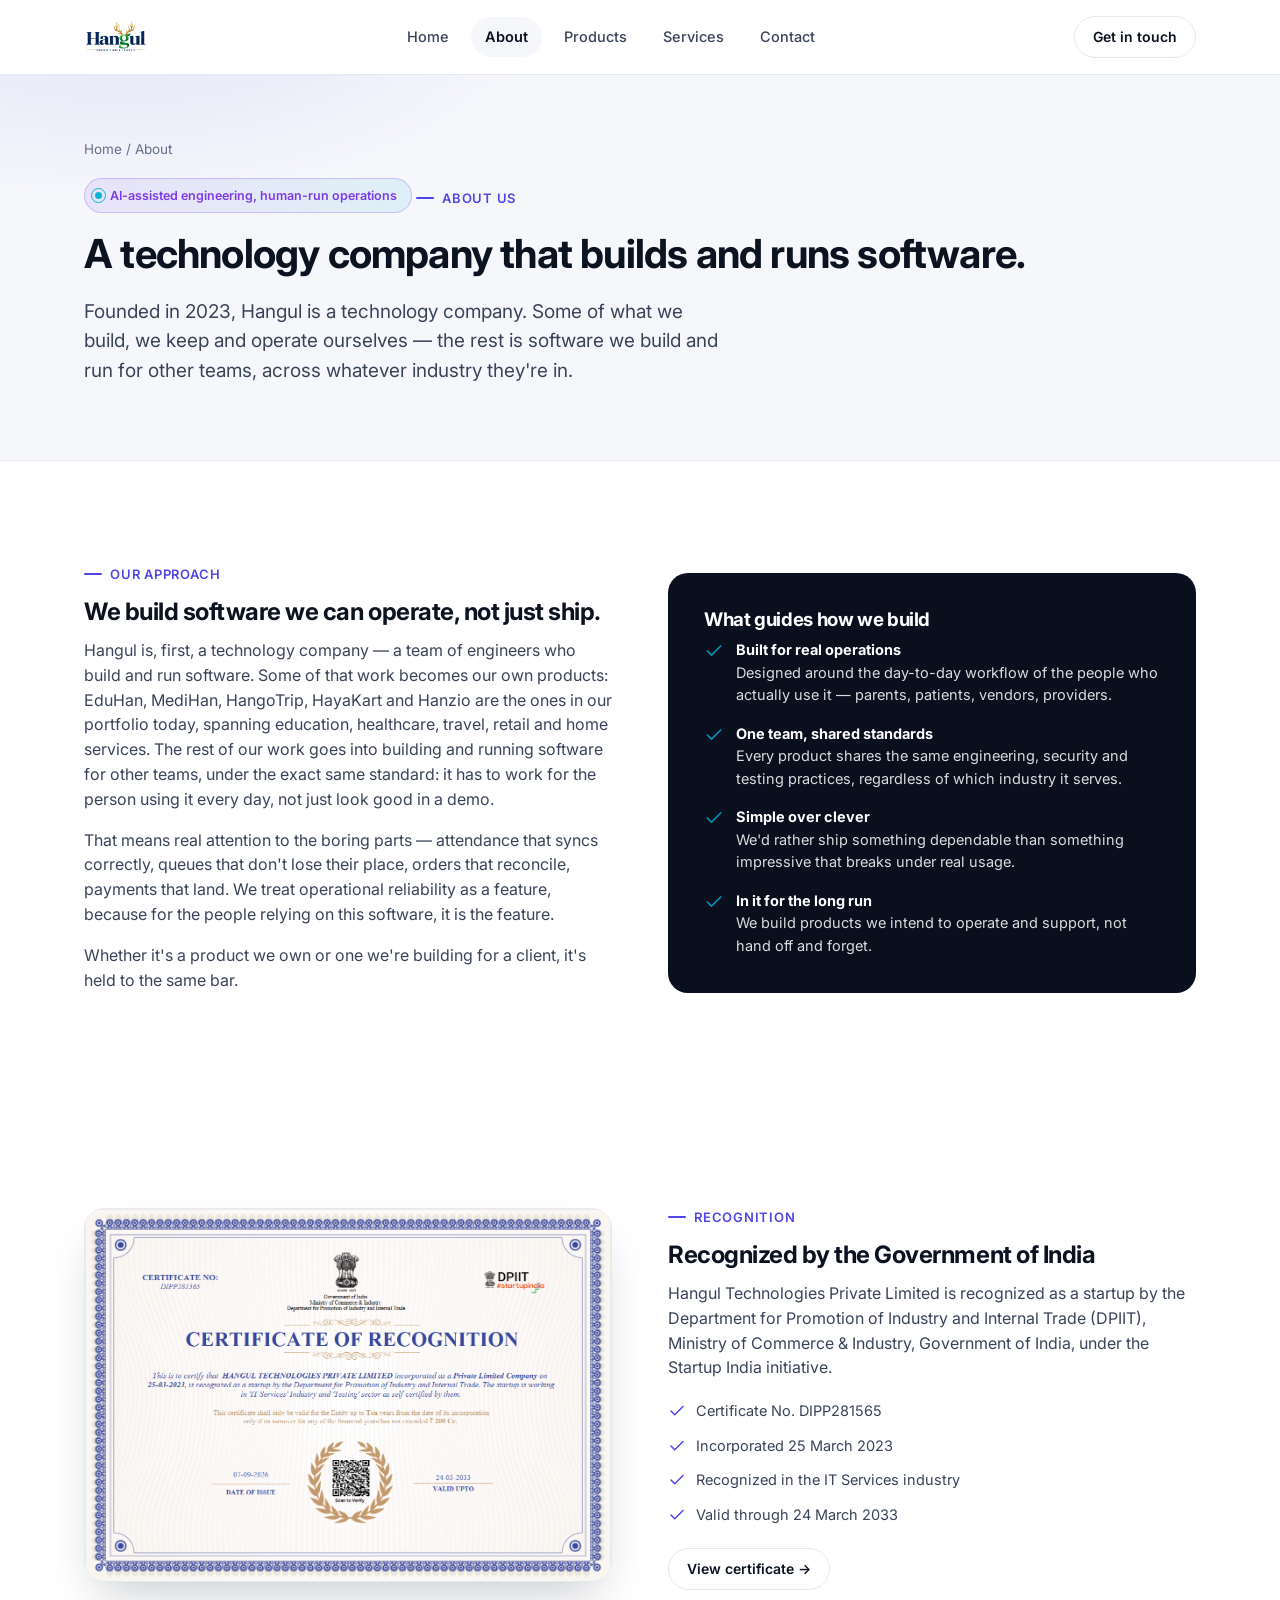
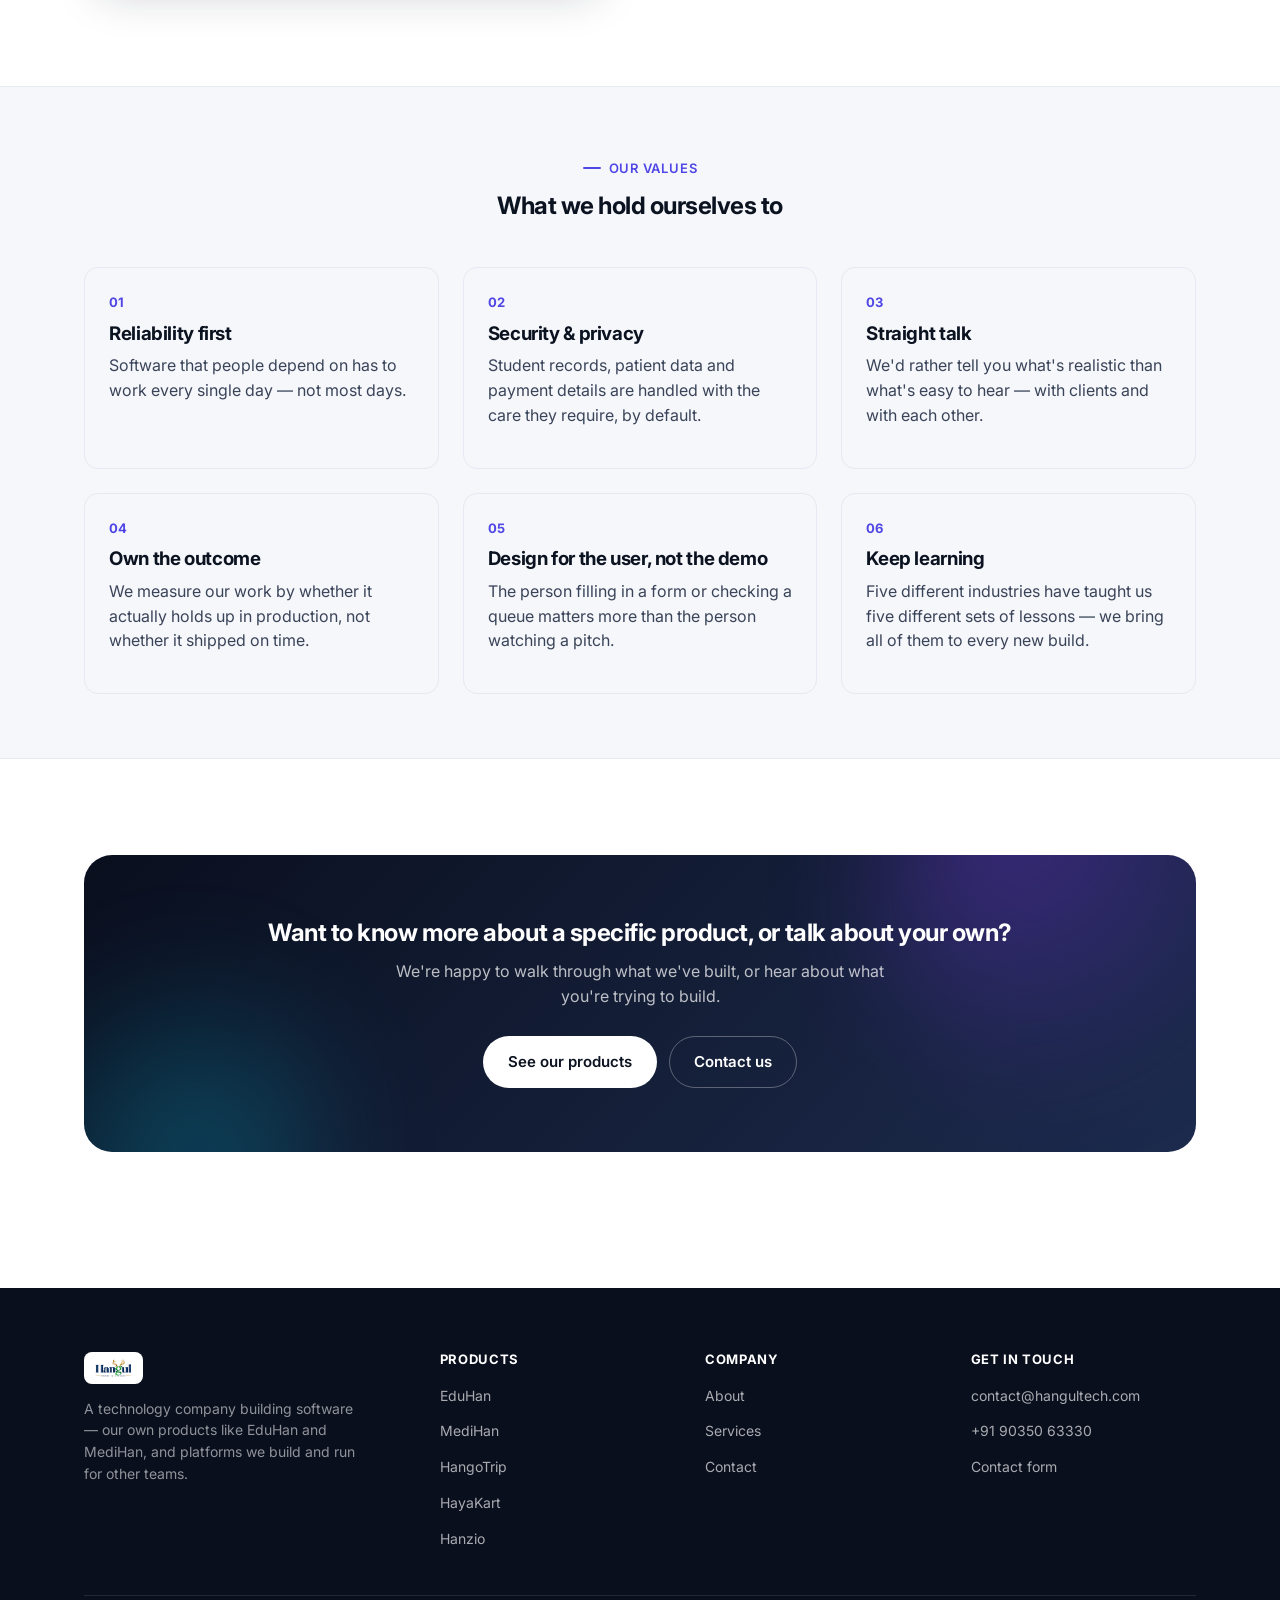
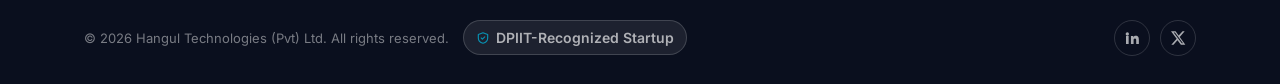
<file: about.html>
<!doctype html>
<html lang="en">
<head>
<meta charset="UTF-8" />
<meta name="viewport" content="width=device-width, initial-scale=1" />
<title>About — Hangul</title>
<meta name="description" content="Hangul is a technology company. We build and operate our own products — including EduHan, MediHan, HangoTrip, HayaKart and Hanzio — and build software for other teams too." />
<link rel="canonical" href="https://hangultech.com/about" />
<meta property="og:type" content="website" />
<meta property="og:site_name" content="Hangul" />
<meta property="og:title" content="About — Hangul" />
<meta property="og:description" content="Hangul is a technology company. Some of what we build, we keep and operate ourselves — the rest is software we build and run for other teams." />
<meta property="og:url" content="https://hangultech.com/about" />
<meta property="og:image" content="https://hangultech.com/assets/logos/hangul-logo.png" />
<meta name="twitter:card" content="summary_large_image" />
<meta name="twitter:title" content="About — Hangul" />
<meta name="twitter:description" content="Hangul is a technology company. Some of what we build, we keep and operate ourselves — the rest is software we build and run for other teams." />
<meta name="twitter:image" content="https://hangultech.com/assets/logos/hangul-logo.png" />
<script type="application/ld+json">
{
  "@context": "https://schema.org",
  "@type": "Organization",
  "name": "Hangul Technologies",
  "alternateName": "Hangul",
  "url": "https://hangultech.com",
  "logo": "https://hangultech.com/assets/logos/hangul-logo.png",
  "slogan": "Innovate. Build. Elevate.",
  "email": "contact@hangultech.com",
  "telephone": "+91-9035063330"
}
</script>
<link rel="icon" type="image/svg+xml" href="/assets/favicon.svg" />
<link rel="preconnect" href="https://fonts.googleapis.com" />
<link rel="preconnect" href="https://fonts.gstatic.com" crossorigin />
<link href="https://fonts.googleapis.com/css2?family=Inter:wght@400;500;600;700;800&display=swap" rel="stylesheet" />
<link rel="stylesheet" href="/css/style.css" />
</head>
<body>

<header class="nav">
  <div class="nav-inner">
    <a href="/" class="brand"><img src="/assets/logos/hangul-logo.png" alt="Hangul" class="brand-logo" /></a>
    <nav class="nav-links" id="nav-links">
      <a href="/" data-path="/">Home</a>
      <a href="/about" data-path="/about">About</a>
      <a href="/products" data-path="/products">Products</a>
      <a href="/services" data-path="/services">Services</a>
      <a href="/contact" data-path="/contact">Contact</a>
    </nav>
    <div class="nav-cta">
      <a href="/contact" class="btn btn-ghost btn-sm">Get in touch</a>
      <button class="nav-toggle" aria-label="Toggle menu" aria-expanded="false"><span></span></button>
    </div>
  </div>
</header>

<section class="page-hero">
  <div class="container">
    <div class="breadcrumb"><a href="/">Home</a> / About</div>
    <span class="ai-badge"><span class="pulse"></span>AI-assisted engineering, human-run operations</span>
    <div class="eyebrow">About us</div>
    <h1>A technology company that builds and runs software.</h1>
    <p class="lead" style="max-width:640px;">Founded in 2023, Hangul is a technology company. Some of what we build, we keep and operate ourselves — the rest is software we build and run for other teams, across whatever industry they're in.</p>
  </div>
</section>

<section class="section">
  <div class="container split">
    <div class="reveal">
      <div class="eyebrow">Our approach</div>
      <h2>We build software we can operate, not just ship.</h2>
      <p>Hangul is, first, a technology company — a team of engineers who build and run software. Some of that work becomes our own products: EduHan, MediHan, HangoTrip, HayaKart and Hanzio are the ones in our portfolio today, spanning education, healthcare, travel, retail and home services. The rest of our work goes into building and running software for other teams, under the exact same standard: it has to work for the person using it every day, not just look good in a demo.</p>
      <p>That means real attention to the boring parts — attendance that syncs correctly, queues that don't lose their place, orders that reconcile, payments that land. We treat operational reliability as a feature, because for the people relying on this software, it is the feature.</p>
      <p>Whether it's a product we own or one we're building for a client, it's held to the same bar.</p>
    </div>
    <div class="about-panel reveal">
      <h3 style="color:#fff;">What guides how we build</h3>
      <ul>
        <li><svg viewBox="0 0 24 24" fill="none" stroke="currentColor" stroke-width="2" stroke-linecap="round" stroke-linejoin="round"><path d="M20 6 9 17l-5-5"/></svg><div><strong style="color:#fff;">Built for real operations</strong><br/>Designed around the day-to-day workflow of the people who actually use it — parents, patients, vendors, providers.</div></li>
        <li><svg viewBox="0 0 24 24" fill="none" stroke="currentColor" stroke-width="2" stroke-linecap="round" stroke-linejoin="round"><path d="M20 6 9 17l-5-5"/></svg><div><strong style="color:#fff;">One team, shared standards</strong><br/>Every product shares the same engineering, security and testing practices, regardless of which industry it serves.</div></li>
        <li><svg viewBox="0 0 24 24" fill="none" stroke="currentColor" stroke-width="2" stroke-linecap="round" stroke-linejoin="round"><path d="M20 6 9 17l-5-5"/></svg><div><strong style="color:#fff;">Simple over clever</strong><br/>We'd rather ship something dependable than something impressive that breaks under real usage.</div></li>
        <li><svg viewBox="0 0 24 24" fill="none" stroke="currentColor" stroke-width="2" stroke-linecap="round" stroke-linejoin="round"><path d="M20 6 9 17l-5-5"/></svg><div><strong style="color:#fff;">In it for the long run</strong><br/>We build products we intend to operate and support, not hand off and forget.</div></li>
      </ul>
    </div>
  </div>
</section>

<section class="section" id="recognition">
  <div class="container split">
    <a href="/assets/certificate-startup-india.png" target="_blank" rel="noopener" class="reveal" style="display:block;order:-1;">
      <img src="/assets/certificate-startup-india.png" alt="DPIIT Startup India Certificate of Recognition for Hangul Technologies Private Limited" style="width:100%;border-radius:var(--radius-lg);border:1px solid var(--line);box-shadow:var(--shadow-lg);" />
    </a>
    <div class="reveal">
      <div class="eyebrow">Recognition</div>
      <h2>Recognized by the Government of India</h2>
      <p>Hangul Technologies Private Limited is recognized as a startup by the Department for Promotion of Industry and Internal Trade (DPIIT), Ministry of Commerce &amp; Industry, Government of India, under the Startup India initiative.</p>
      <ul style="list-style:none;padding:0;margin:20px 0 0;display:flex;flex-direction:column;gap:12px;">
        <li style="display:flex;gap:10px;align-items:flex-start;font-size:14.5px;color:var(--ink-soft);"><svg viewBox="0 0 24 24" fill="none" stroke="var(--indigo)" stroke-width="2" stroke-linecap="round" stroke-linejoin="round" style="width:18px;height:18px;flex:none;margin-top:2px;"><path d="M20 6 9 17l-5-5"/></svg>Certificate No. DIPP281565</li>
        <li style="display:flex;gap:10px;align-items:flex-start;font-size:14.5px;color:var(--ink-soft);"><svg viewBox="0 0 24 24" fill="none" stroke="var(--indigo)" stroke-width="2" stroke-linecap="round" stroke-linejoin="round" style="width:18px;height:18px;flex:none;margin-top:2px;"><path d="M20 6 9 17l-5-5"/></svg>Incorporated 25 March 2023</li>
        <li style="display:flex;gap:10px;align-items:flex-start;font-size:14.5px;color:var(--ink-soft);"><svg viewBox="0 0 24 24" fill="none" stroke="var(--indigo)" stroke-width="2" stroke-linecap="round" stroke-linejoin="round" style="width:18px;height:18px;flex:none;margin-top:2px;"><path d="M20 6 9 17l-5-5"/></svg>Recognized in the IT Services industry</li>
        <li style="display:flex;gap:10px;align-items:flex-start;font-size:14.5px;color:var(--ink-soft);"><svg viewBox="0 0 24 24" fill="none" stroke="var(--indigo)" stroke-width="2" stroke-linecap="round" stroke-linejoin="round" style="width:18px;height:18px;flex:none;margin-top:2px;"><path d="M20 6 9 17l-5-5"/></svg>Valid through 24 March 2033</li>
      </ul>
      <a href="/assets/certificate-startup-india.png" target="_blank" rel="noopener" class="btn btn-ghost btn-sm" style="margin-top:22px;">View certificate →</a>
    </div>
  </div>
</section>

<section class="section section-tight" style="background:var(--bg-soft);border-top:1px solid var(--line);border-bottom:1px solid var(--line);">
  <div class="container">
    <div class="section-head center reveal">
      <div class="eyebrow">Our values</div>
      <h2>What we hold ourselves to</h2>
    </div>
    <div class="grid grid-3 reveal-stagger">
      <div class="v-card">
        <div class="v-num">01</div>
        <h3>Reliability first</h3>
        <p>Software that people depend on has to work every single day — not most days.</p>
      </div>
      <div class="v-card">
        <div class="v-num">02</div>
        <h3>Security &amp; privacy</h3>
        <p>Student records, patient data and payment details are handled with the care they require, by default.</p>
      </div>
      <div class="v-card">
        <div class="v-num">03</div>
        <h3>Straight talk</h3>
        <p>We'd rather tell you what's realistic than what's easy to hear — with clients and with each other.</p>
      </div>
      <div class="v-card">
        <div class="v-num">04</div>
        <h3>Own the outcome</h3>
        <p>We measure our work by whether it actually holds up in production, not whether it shipped on time.</p>
      </div>
      <div class="v-card">
        <div class="v-num">05</div>
        <h3>Design for the user, not the demo</h3>
        <p>The person filling in a form or checking a queue matters more than the person watching a pitch.</p>
      </div>
      <div class="v-card">
        <div class="v-num">06</div>
        <h3>Keep learning</h3>
        <p>Five different industries have taught us five different sets of lessons — we bring all of them to every new build.</p>
      </div>
    </div>
  </div>
</section>

<section class="section">
  <div class="container">
    <div class="cta-band reveal">
      <h2>Want to know more about a specific product, or talk about your own?</h2>
      <p>We're happy to walk through what we've built, or hear about what you're trying to build.</p>
      <div class="btn-row">
        <a href="/products" class="btn btn-light">See our products</a>
        <a href="/contact" class="btn btn-ghost" style="border-color:rgba(255,255,255,.3);color:#fff;">Contact us</a>
      </div>
    </div>
  </div>
</section>

<footer class="footer">
  <div class="container">
    <div class="footer-grid">
      <div>
        <div class="footer-brand"><img src="/assets/logos/hangul-logo.png" alt="Hangul" class="footer-brand-logo" /></div>
        <p>A technology company building software — our own products like EduHan and MediHan, and platforms we build and run for other teams.</p>
      </div>
      <div>
        <h4>Products</h4>
        <ul>
          <li><a href="/products#eduhan">EduHan</a></li>
          <li><a href="/products#medihan">MediHan</a></li>
          <li><a href="/products#hangotrip">HangoTrip</a></li>
          <li><a href="/products#hayakart">HayaKart</a></li>
          <li><a href="/products#hanzio">Hanzio</a></li>
        </ul>
      </div>
      <div>
        <h4>Company</h4>
        <ul>
          <li><a href="/about">About</a></li>
          <li><a href="/services">Services</a></li>
          <li><a href="/contact">Contact</a></li>
        </ul>
      </div>
      <div>
        <h4>Get in touch</h4>
        <ul>
          <li><a href="mailto:contact@hangultech.com">contact@hangultech.com</a></li>
          <li><a href="tel:+919035063330">+91 90350 63330</a></li>
          <li><a href="/contact">Contact form</a></li>
        </ul>
      </div>
    </div>
    <div class="footer-bottom">
      <div class="footer-bottom-left">
        <span>© <span data-year></span> Hangul Technologies (Pvt) Ltd. All rights reserved.</span>
        <a href="/about#recognition" class="startup-badge"><svg viewBox="0 0 24 24" fill="none" stroke="currentColor" stroke-width="2" stroke-linecap="round" stroke-linejoin="round"><path d="m9 12 2 2 4-4"/><path d="M12 3 4 6v6c0 5 3.5 8 8 9 4.5-1 8-4 8-9V6l-8-3Z"/></svg>DPIIT-Recognized Startup</a>
      </div>
      <div class="footer-socials">
        <a href="#" aria-label="LinkedIn"><svg viewBox="0 0 24 24" fill="currentColor"><path d="M4.98 3.5a2.5 2.5 0 1 1 0 5 2.5 2.5 0 0 1 0-5ZM3 9h4v12H3V9Zm7 0h3.8v1.7h.1c.5-.95 1.8-1.95 3.7-1.95 4 0 4.7 2.6 4.7 6V21h-4v-5.3c0-1.3 0-3-1.8-3s-2.1 1.4-2.1 2.9V21h-4V9Z"/></svg></a>
        <a href="#" aria-label="Twitter / X"><svg viewBox="0 0 24 24" fill="currentColor"><path d="M18.9 2H22l-7.4 8.5L23 22h-6.6l-5.2-6.8L5.2 22H2l7.9-9L1.5 2H8.3l4.7 6.2L18.9 2Zm-1.2 18h1.8L7.4 3.9H5.5L17.7 20Z"/></svg></a>
      </div>
    </div>
  </div>
</footer>

<script src="/js/main.js"></script>
</body>
</html>
</file>
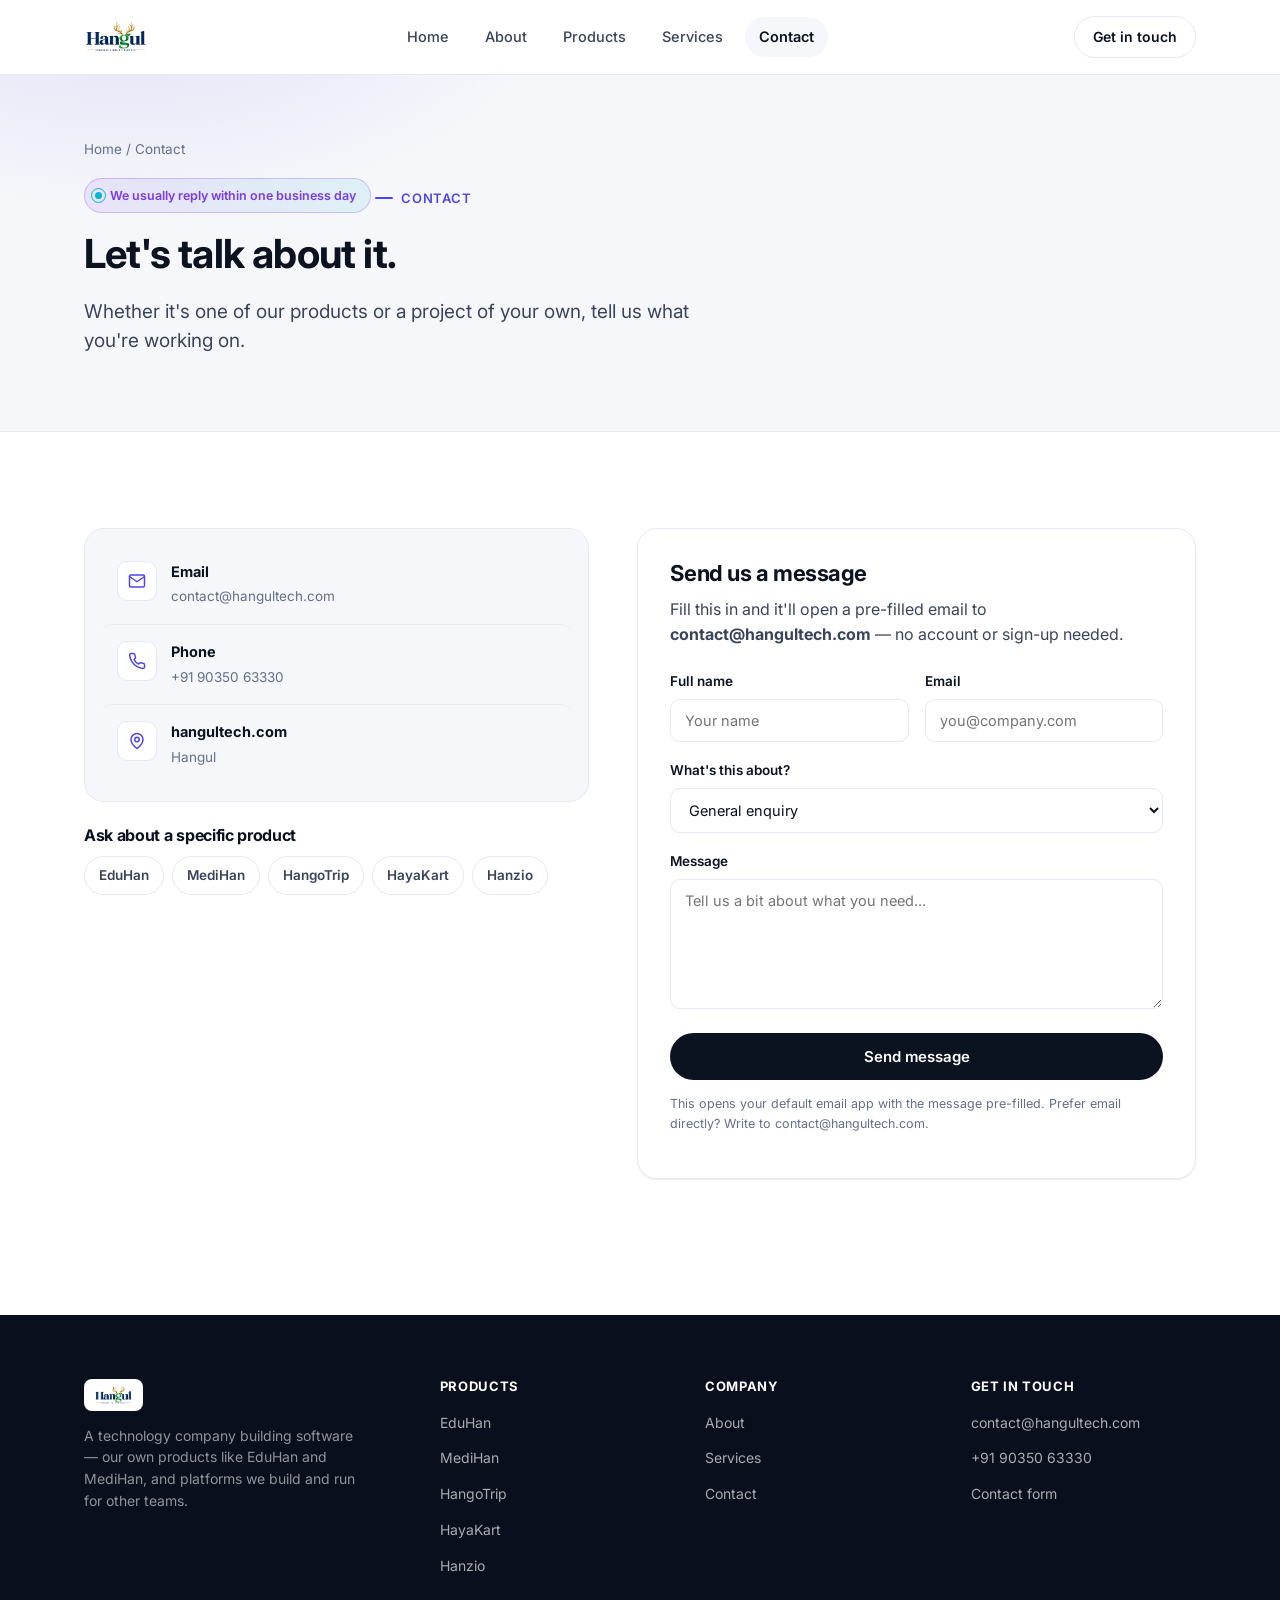
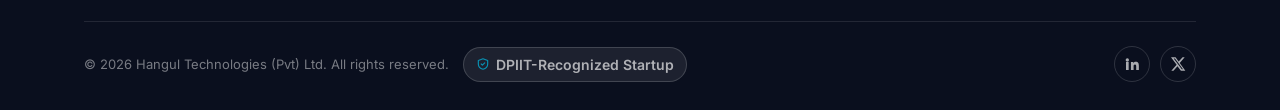
<file: contact.html>
<!doctype html>
<html lang="en">
<head>
<meta charset="UTF-8" />
<meta name="viewport" content="width=device-width, initial-scale=1" />
<title>Contact — Hangul</title>
<meta name="description" content="Get in touch with Hangul about EduHan, MediHan, HangoTrip, HayaKart, Hanzio, or a project of your own." />
<link rel="canonical" href="https://hangultech.com/contact" />
<meta property="og:type" content="website" />
<meta property="og:site_name" content="Hangul" />
<meta property="og:title" content="Contact — Hangul" />
<meta property="og:description" content="Get in touch with Hangul about EduHan, MediHan, HangoTrip, HayaKart, Hanzio, or a project of your own." />
<meta property="og:url" content="https://hangultech.com/contact" />
<meta property="og:image" content="https://hangultech.com/assets/logos/hangul-logo.png" />
<meta name="twitter:card" content="summary_large_image" />
<meta name="twitter:title" content="Contact — Hangul" />
<meta name="twitter:description" content="Get in touch with Hangul about EduHan, MediHan, HangoTrip, HayaKart, Hanzio, or a project of your own." />
<meta name="twitter:image" content="https://hangultech.com/assets/logos/hangul-logo.png" />
<script type="application/ld+json">
{
  "@context": "https://schema.org",
  "@type": "Organization",
  "name": "Hangul Technologies",
  "alternateName": "Hangul",
  "url": "https://hangultech.com",
  "logo": "https://hangultech.com/assets/logos/hangul-logo.png",
  "slogan": "Innovate. Build. Elevate.",
  "email": "contact@hangultech.com",
  "telephone": "+91-9035063330"
}
</script>
<link rel="icon" type="image/svg+xml" href="/assets/favicon.svg" />
<link rel="preconnect" href="https://fonts.googleapis.com" />
<link rel="preconnect" href="https://fonts.gstatic.com" crossorigin />
<link href="https://fonts.googleapis.com/css2?family=Inter:wght@400;500;600;700;800&display=swap" rel="stylesheet" />
<link rel="stylesheet" href="/css/style.css" />
</head>
<body>

<header class="nav">
  <div class="nav-inner">
    <a href="/" class="brand"><img src="/assets/logos/hangul-logo.png" alt="Hangul" class="brand-logo" /></a>
    <nav class="nav-links" id="nav-links">
      <a href="/" data-path="/">Home</a>
      <a href="/about" data-path="/about">About</a>
      <a href="/products" data-path="/products">Products</a>
      <a href="/services" data-path="/services">Services</a>
      <a href="/contact" data-path="/contact">Contact</a>
    </nav>
    <div class="nav-cta">
      <a href="/contact" class="btn btn-ghost btn-sm">Get in touch</a>
      <button class="nav-toggle" aria-label="Toggle menu" aria-expanded="false"><span></span></button>
    </div>
  </div>
</header>

<section class="page-hero">
  <div class="container">
    <div class="breadcrumb"><a href="/">Home</a> / Contact</div>
    <span class="ai-badge"><span class="pulse"></span>We usually reply within one business day</span>
    <div class="eyebrow">Contact</div>
    <h1>Let's talk about it.</h1>
    <p class="lead" style="max-width:640px;">Whether it's one of our products or a project of your own, tell us what you're working on.</p>
  </div>
</section>

<section class="section">
  <div class="container contact-wrap">

    <div class="reveal">
      <div class="contact-card">
        <div class="contact-row">
          <div class="ic"><svg viewBox="0 0 24 24" fill="none" stroke="currentColor" stroke-width="2" stroke-linecap="round" stroke-linejoin="round"><rect x="2" y="4" width="20" height="16" rx="2"/><path d="m22 6-10 7L2 6"/></svg></div>
          <div><strong>Email</strong><span><a href="mailto:contact@hangultech.com">contact@hangultech.com</a></span></div>
        </div>
        <div class="contact-row">
          <div class="ic"><svg viewBox="0 0 24 24" fill="none" stroke="currentColor" stroke-width="2" stroke-linecap="round" stroke-linejoin="round"><path d="M22 16.9v3a2 2 0 0 1-2.2 2 19.8 19.8 0 0 1-8.6-3 19.5 19.5 0 0 1-6-6 19.8 19.8 0 0 1-3-8.7A2 2 0 0 1 4.1 2h3a2 2 0 0 1 2 1.7c.1 1 .4 2 .7 3a2 2 0 0 1-.5 2.1L8 10.1a16 16 0 0 0 6 6l1.3-1.3a2 2 0 0 1 2-.5c1 .3 2 .5 3 .7a2 2 0 0 1 1.7 2Z"/></svg></div>
          <div><strong>Phone</strong><span><a href="tel:+919035063330">+91 90350 63330</a></span></div>
        </div>
        <div class="contact-row">
          <div class="ic"><svg viewBox="0 0 24 24" fill="none" stroke="currentColor" stroke-width="2" stroke-linecap="round" stroke-linejoin="round"><path d="M20 10c0 6-8 12-8 12s-8-6-8-12a8 8 0 0 1 16 0Z"/><circle cx="12" cy="10" r="3"/></svg></div>
          <div><strong>hangultech.com</strong><span>Hangul</span></div>
        </div>
      </div>

      <div style="margin-top:24px;">
        <h3 style="font-size:16px;">Ask about a specific product</h3>
        <div style="display:flex;flex-wrap:wrap;gap:8px;margin-top:12px;">
          <a href="/contact?product=eduhan" class="chip">EduHan</a>
          <a href="/contact?product=medihan" class="chip">MediHan</a>
          <a href="/contact?product=hangotrip" class="chip">HangoTrip</a>
          <a href="/contact?product=hayakart" class="chip">HayaKart</a>
          <a href="/contact?product=hanzio" class="chip">Hanzio</a>
        </div>
      </div>
    </div>

    <div class="form-card reveal">
      <h2 style="font-size:22px;">Send us a message</h2>
      <p style="margin-bottom:24px;">Fill this in and it'll open a pre-filled email to <strong>contact@hangultech.com</strong> — no account or sign-up needed.</p>

      <form id="contact-form" novalidate>
        <div class="field-row">
          <div class="field">
            <label for="name">Full name</label>
            <input type="text" id="name" name="name" placeholder="Your name" required />
          </div>
          <div class="field">
            <label for="email">Email</label>
            <input type="email" id="email" name="email" placeholder="you@company.com" required />
          </div>
        </div>

        <div class="field">
          <label for="product">What's this about?</label>
          <select id="product" name="product">
            <option value="General enquiry">General enquiry</option>
            <option value="EduHan">EduHan</option>
            <option value="MediHan">MediHan</option>
            <option value="HangoTrip">HangoTrip</option>
            <option value="HayaKart">HayaKart</option>
            <option value="Hanzio">Hanzio</option>
            <option value="App development">App development</option>
            <option value="Cloud & DevOps">Cloud &amp; DevOps</option>
            <option value="AI & Automation">AI &amp; Automation</option>
            <option value="Operations & support">Operations &amp; support</option>
            <option value="Something else">Something else</option>
          </select>
        </div>

        <div class="field">
          <label for="message">Message</label>
          <textarea id="message" name="message" placeholder="Tell us a bit about what you need..." required></textarea>
        </div>

        <button type="submit" class="btn btn-primary btn-block">Send message</button>
        <div id="form-status" class="form-status"></div>
        <p class="form-note">This opens your default email app with the message pre-filled. Prefer email directly? Write to <a href="mailto:contact@hangultech.com">contact@hangultech.com</a>.</p>
      </form>
    </div>

  </div>
</section>

<footer class="footer">
  <div class="container">
    <div class="footer-grid">
      <div>
        <div class="footer-brand"><img src="/assets/logos/hangul-logo.png" alt="Hangul" class="footer-brand-logo" /></div>
        <p>A technology company building software — our own products like EduHan and MediHan, and platforms we build and run for other teams.</p>
      </div>
      <div>
        <h4>Products</h4>
        <ul>
          <li><a href="/products#eduhan">EduHan</a></li>
          <li><a href="/products#medihan">MediHan</a></li>
          <li><a href="/products#hangotrip">HangoTrip</a></li>
          <li><a href="/products#hayakart">HayaKart</a></li>
          <li><a href="/products#hanzio">Hanzio</a></li>
        </ul>
      </div>
      <div>
        <h4>Company</h4>
        <ul>
          <li><a href="/about">About</a></li>
          <li><a href="/services">Services</a></li>
          <li><a href="/contact">Contact</a></li>
        </ul>
      </div>
      <div>
        <h4>Get in touch</h4>
        <ul>
          <li><a href="mailto:contact@hangultech.com">contact@hangultech.com</a></li>
          <li><a href="tel:+919035063330">+91 90350 63330</a></li>
          <li><a href="/contact">Contact form</a></li>
        </ul>
      </div>
    </div>
    <div class="footer-bottom">
      <div class="footer-bottom-left">
        <span>© <span data-year></span> Hangul Technologies (Pvt) Ltd. All rights reserved.</span>
        <a href="/about#recognition" class="startup-badge"><svg viewBox="0 0 24 24" fill="none" stroke="currentColor" stroke-width="2" stroke-linecap="round" stroke-linejoin="round"><path d="m9 12 2 2 4-4"/><path d="M12 3 4 6v6c0 5 3.5 8 8 9 4.5-1 8-4 8-9V6l-8-3Z"/></svg>DPIIT-Recognized Startup</a>
      </div>
      <div class="footer-socials">
        <a href="#" aria-label="LinkedIn"><svg viewBox="0 0 24 24" fill="currentColor"><path d="M4.98 3.5a2.5 2.5 0 1 1 0 5 2.5 2.5 0 0 1 0-5ZM3 9h4v12H3V9Zm7 0h3.8v1.7h.1c.5-.95 1.8-1.95 3.7-1.95 4 0 4.7 2.6 4.7 6V21h-4v-5.3c0-1.3 0-3-1.8-3s-2.1 1.4-2.1 2.9V21h-4V9Z"/></svg></a>
        <a href="#" aria-label="Twitter / X"><svg viewBox="0 0 24 24" fill="currentColor"><path d="M18.9 2H22l-7.4 8.5L23 22h-6.6l-5.2-6.8L5.2 22H2l7.9-9L1.5 2H8.3l4.7 6.2L18.9 2Zm-1.2 18h1.8L7.4 3.9H5.5L17.7 20Z"/></svg></a>
      </div>
    </div>
  </div>
</footer>

<script src="/js/main.js"></script>
</body>
</html>
</file>
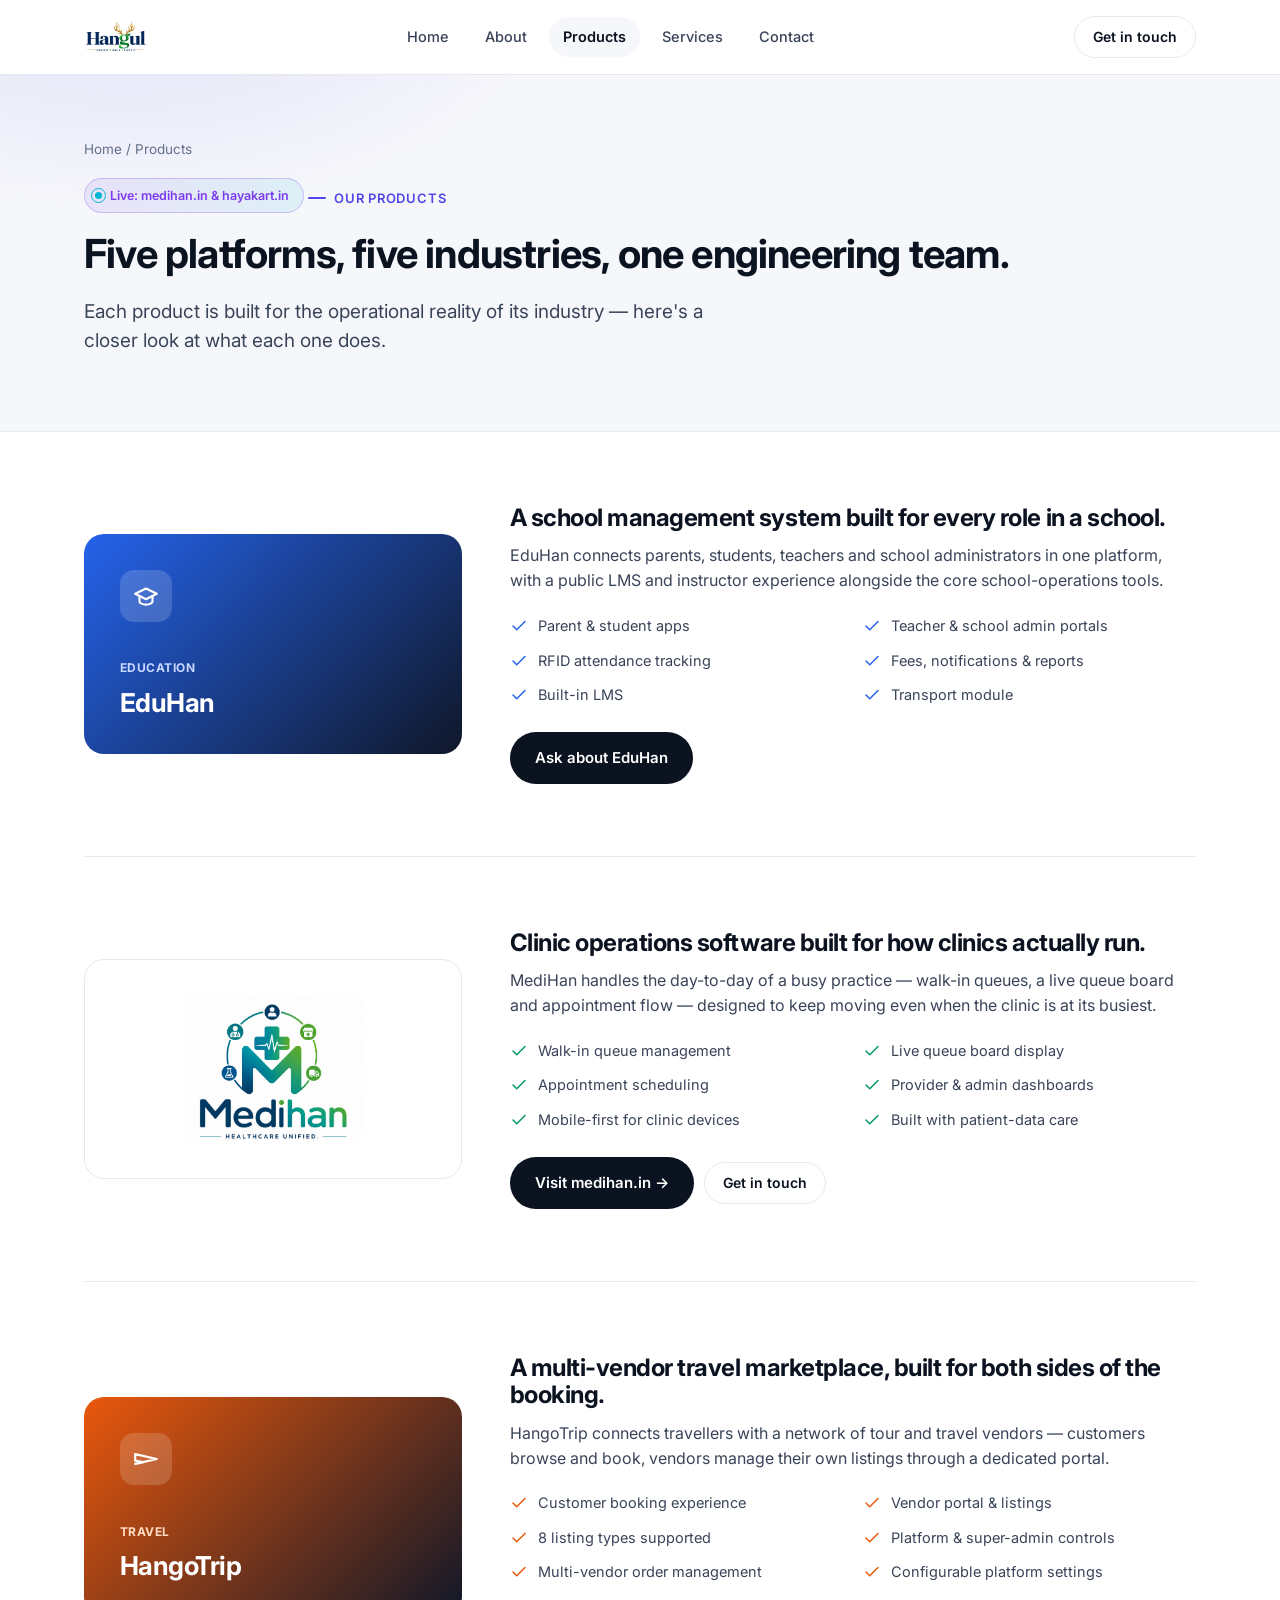
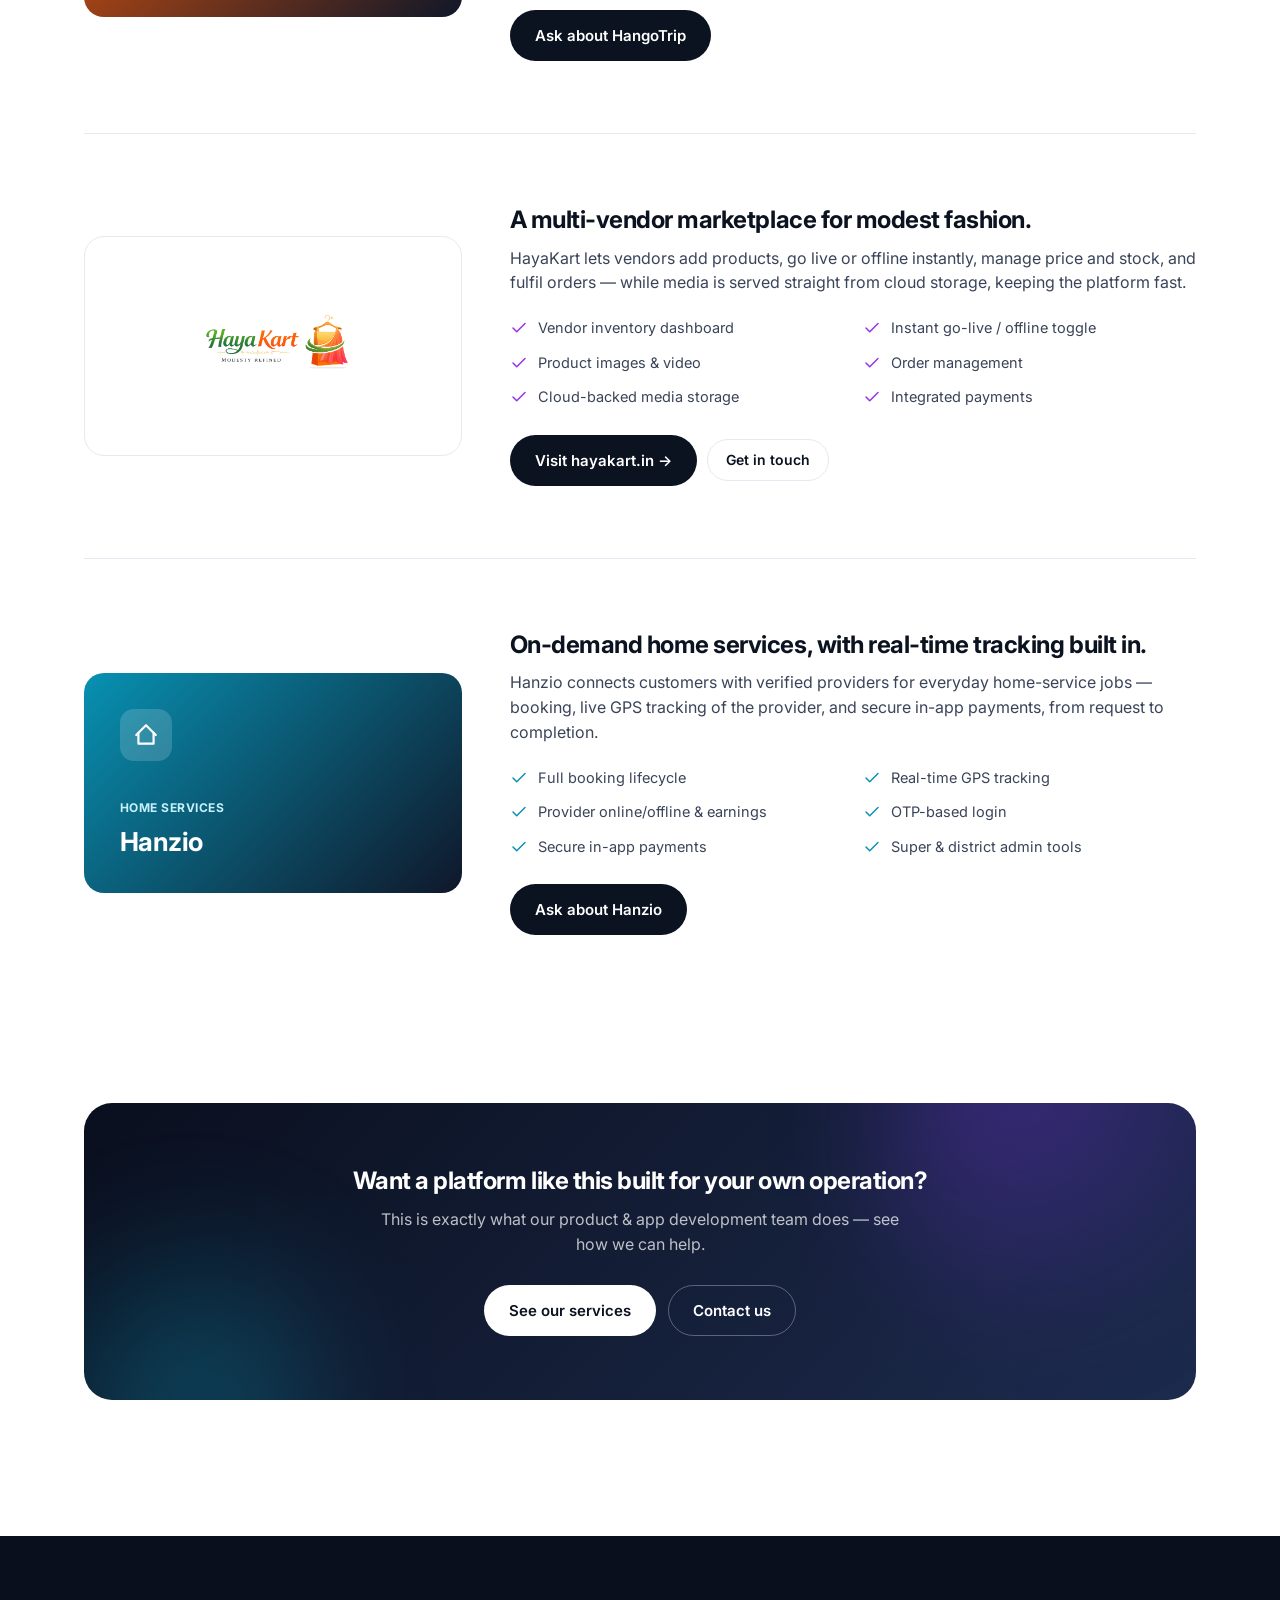
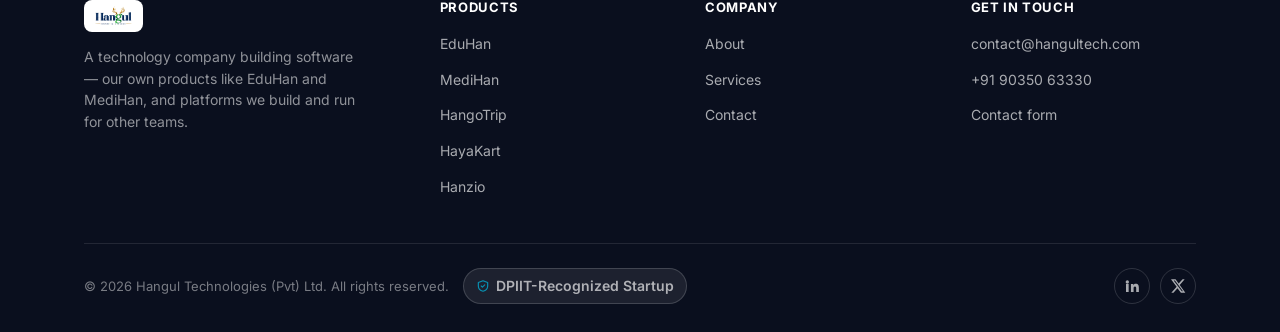
<file: products.html>
<!doctype html>
<html lang="en">
<head>
<meta charset="UTF-8" />
<meta name="viewport" content="width=device-width, initial-scale=1" />
<title>Products — Hangul</title>
<meta name="description" content="EduHan, MediHan, HangoTrip, HayaKart and Hanzio — the products currently in Hangul's own portfolio." />
<link rel="canonical" href="https://hangultech.com/products" />
<meta property="og:type" content="website" />
<meta property="og:site_name" content="Hangul" />
<meta property="og:title" content="Products — Hangul" />
<meta property="og:description" content="EduHan, MediHan, HangoTrip, HayaKart and Hanzio — the products currently in Hangul's own portfolio." />
<meta property="og:url" content="https://hangultech.com/products" />
<meta property="og:image" content="https://hangultech.com/assets/logos/hangul-logo.png" />
<meta name="twitter:card" content="summary_large_image" />
<meta name="twitter:title" content="Products — Hangul" />
<meta name="twitter:description" content="EduHan, MediHan, HangoTrip, HayaKart and Hanzio — the products currently in Hangul's own portfolio." />
<meta name="twitter:image" content="https://hangultech.com/assets/logos/hangul-logo.png" />
<script type="application/ld+json">
{
  "@context": "https://schema.org",
  "@type": "Organization",
  "name": "Hangul Technologies",
  "alternateName": "Hangul",
  "url": "https://hangultech.com",
  "logo": "https://hangultech.com/assets/logos/hangul-logo.png",
  "slogan": "Innovate. Build. Elevate.",
  "email": "contact@hangultech.com",
  "telephone": "+91-9035063330"
}
</script>
<link rel="icon" type="image/svg+xml" href="/assets/favicon.svg" />
<link rel="preconnect" href="https://fonts.googleapis.com" />
<link rel="preconnect" href="https://fonts.gstatic.com" crossorigin />
<link href="https://fonts.googleapis.com/css2?family=Inter:wght@400;500;600;700;800&display=swap" rel="stylesheet" />
<link rel="stylesheet" href="/css/style.css" />
<style>
  .prod-block{padding:72px 0;border-bottom:1px solid var(--line);}
  .prod-block:last-of-type{border-bottom:none;}
  .prod-grid{display:grid;grid-template-columns:.55fr 1fr;gap:48px;align-items:center;}
  .prod-media{border-radius:var(--radius-lg);padding:36px;color:#fff;min-height:220px;display:flex;flex-direction:column;justify-content:space-between;}
  .prod-media .p-icon{background:rgba(255,255,255,.16);}
  .prod-media h3{color:#fff;font-size:26px;margin:0;}
  .feat-list{display:grid;grid-template-columns:1fr 1fr;gap:12px 20px;margin:22px 0 26px;}
  .feat-list li{display:flex;gap:10px;font-size:14.5px;color:var(--ink-soft);align-items:flex-start;}
  .feat-list li svg{flex:none;width:18px;height:18px;margin-top:2px;}
  @media (max-width:860px){ .prod-grid{grid-template-columns:1fr;} .feat-list{grid-template-columns:1fr;} }
</style>
</head>
<body>

<header class="nav">
  <div class="nav-inner">
    <a href="/" class="brand"><img src="/assets/logos/hangul-logo.png" alt="Hangul" class="brand-logo" /></a>
    <nav class="nav-links" id="nav-links">
      <a href="/" data-path="/">Home</a>
      <a href="/about" data-path="/about">About</a>
      <a href="/products" data-path="/products">Products</a>
      <a href="/services" data-path="/services">Services</a>
      <a href="/contact" data-path="/contact">Contact</a>
    </nav>
    <div class="nav-cta">
      <a href="/contact" class="btn btn-ghost btn-sm">Get in touch</a>
      <button class="nav-toggle" aria-label="Toggle menu" aria-expanded="false"><span></span></button>
    </div>
  </div>
</header>

<section class="page-hero">
  <div class="container">
    <div class="breadcrumb"><a href="/">Home</a> / Products</div>
    <span class="ai-badge"><span class="pulse"></span>Live: medihan.in &amp; hayakart.in</span>
    <div class="eyebrow">Our products</div>
    <h1>Five platforms, five industries, one engineering team.</h1>
    <p class="lead" style="max-width:640px;">Each product is built for the operational reality of its industry — here's a closer look at what each one does.</p>
  </div>
</section>

<div class="container">

  <section class="prod-block reveal" id="eduhan">
    <div class="prod-grid">
      <div class="prod-media" style="background:linear-gradient(135deg,var(--edu),#0f1729);">
        <div class="p-icon"><svg viewBox="0 0 24 24" fill="none" stroke="#fff" stroke-width="2" stroke-linecap="round" stroke-linejoin="round"><path d="M22 10 12 5 2 10l10 5 10-5Z"/><path d="M6 12v5c0 1.5 2.7 3 6 3s6-1.5 6-3v-5"/></svg></div>
        <div><div class="p-tag" style="color:#c7d7ff;">Education</div><h3>EduHan</h3></div>
      </div>
      <div>
        <h2>A school management system built for every role in a school.</h2>
        <p>EduHan connects parents, students, teachers and school administrators in one platform, with a public LMS and instructor experience alongside the core school-operations tools.</p>
        <ul class="feat-list">
          <li><svg viewBox="0 0 24 24" fill="none" stroke="var(--edu)" stroke-width="2" stroke-linecap="round" stroke-linejoin="round"><path d="M20 6 9 17l-5-5"/></svg>Parent &amp; student apps</li>
          <li><svg viewBox="0 0 24 24" fill="none" stroke="var(--edu)" stroke-width="2" stroke-linecap="round" stroke-linejoin="round"><path d="M20 6 9 17l-5-5"/></svg>Teacher &amp; school admin portals</li>
          <li><svg viewBox="0 0 24 24" fill="none" stroke="var(--edu)" stroke-width="2" stroke-linecap="round" stroke-linejoin="round"><path d="M20 6 9 17l-5-5"/></svg>RFID attendance tracking</li>
          <li><svg viewBox="0 0 24 24" fill="none" stroke="var(--edu)" stroke-width="2" stroke-linecap="round" stroke-linejoin="round"><path d="M20 6 9 17l-5-5"/></svg>Fees, notifications &amp; reports</li>
          <li><svg viewBox="0 0 24 24" fill="none" stroke="var(--edu)" stroke-width="2" stroke-linecap="round" stroke-linejoin="round"><path d="M20 6 9 17l-5-5"/></svg>Built-in LMS</li>
          <li><svg viewBox="0 0 24 24" fill="none" stroke="var(--edu)" stroke-width="2" stroke-linecap="round" stroke-linejoin="round"><path d="M20 6 9 17l-5-5"/></svg>Transport module</li>
        </ul>
        <a href="/contact?product=eduhan" class="btn btn-primary">Ask about EduHan</a>
      </div>
    </div>
  </section>

  <section class="prod-block reveal" id="medihan">
    <div class="prod-grid">
      <div class="prod-media" style="background:#fff;border:1px solid var(--line);justify-content:center;align-items:center;">
        <img src="/assets/logos/medihan.png" alt="MediHan logo" loading="lazy" style="max-width:180px;width:100%;" />
      </div>
      <div>
        <h2>Clinic operations software built for how clinics actually run.</h2>
        <p>MediHan handles the day-to-day of a busy practice — walk-in queues, a live queue board and appointment flow — designed to keep moving even when the clinic is at its busiest.</p>
        <ul class="feat-list">
          <li><svg viewBox="0 0 24 24" fill="none" stroke="var(--medi)" stroke-width="2" stroke-linecap="round" stroke-linejoin="round"><path d="M20 6 9 17l-5-5"/></svg>Walk-in queue management</li>
          <li><svg viewBox="0 0 24 24" fill="none" stroke="var(--medi)" stroke-width="2" stroke-linecap="round" stroke-linejoin="round"><path d="M20 6 9 17l-5-5"/></svg>Live queue board display</li>
          <li><svg viewBox="0 0 24 24" fill="none" stroke="var(--medi)" stroke-width="2" stroke-linecap="round" stroke-linejoin="round"><path d="M20 6 9 17l-5-5"/></svg>Appointment scheduling</li>
          <li><svg viewBox="0 0 24 24" fill="none" stroke="var(--medi)" stroke-width="2" stroke-linecap="round" stroke-linejoin="round"><path d="M20 6 9 17l-5-5"/></svg>Provider &amp; admin dashboards</li>
          <li><svg viewBox="0 0 24 24" fill="none" stroke="var(--medi)" stroke-width="2" stroke-linecap="round" stroke-linejoin="round"><path d="M20 6 9 17l-5-5"/></svg>Mobile-first for clinic devices</li>
          <li><svg viewBox="0 0 24 24" fill="none" stroke="var(--medi)" stroke-width="2" stroke-linecap="round" stroke-linejoin="round"><path d="M20 6 9 17l-5-5"/></svg>Built with patient-data care</li>
        </ul>
        <div style="display:flex;gap:10px;flex-wrap:wrap;align-items:center;">
          <a href="https://medihan.in" target="_blank" rel="noopener" class="btn btn-primary">Visit medihan.in →</a>
          <a href="/contact?product=medihan" class="btn btn-ghost btn-sm">Get in touch</a>
        </div>
      </div>
    </div>
  </section>

  <section class="prod-block reveal" id="hangotrip">
    <div class="prod-grid">
      <div class="prod-media" style="background:linear-gradient(135deg,var(--hango),#0f1729);">
        <div class="p-icon"><svg viewBox="0 0 24 24" fill="none" stroke="#fff" stroke-width="2" stroke-linecap="round" stroke-linejoin="round"><path d="M2 16.5 22 12 2 7.5v6l8 1.5-8 1.5Z"/></svg></div>
        <div><div class="p-tag" style="color:#ffdcc2;">Travel</div><h3>HangoTrip</h3></div>
      </div>
      <div>
        <h2>A multi-vendor travel marketplace, built for both sides of the booking.</h2>
        <p>HangoTrip connects travellers with a network of tour and travel vendors — customers browse and book, vendors manage their own listings through a dedicated portal.</p>
        <ul class="feat-list">
          <li><svg viewBox="0 0 24 24" fill="none" stroke="var(--hango)" stroke-width="2" stroke-linecap="round" stroke-linejoin="round"><path d="M20 6 9 17l-5-5"/></svg>Customer booking experience</li>
          <li><svg viewBox="0 0 24 24" fill="none" stroke="var(--hango)" stroke-width="2" stroke-linecap="round" stroke-linejoin="round"><path d="M20 6 9 17l-5-5"/></svg>Vendor portal &amp; listings</li>
          <li><svg viewBox="0 0 24 24" fill="none" stroke="var(--hango)" stroke-width="2" stroke-linecap="round" stroke-linejoin="round"><path d="M20 6 9 17l-5-5"/></svg>8 listing types supported</li>
          <li><svg viewBox="0 0 24 24" fill="none" stroke="var(--hango)" stroke-width="2" stroke-linecap="round" stroke-linejoin="round"><path d="M20 6 9 17l-5-5"/></svg>Platform &amp; super-admin controls</li>
          <li><svg viewBox="0 0 24 24" fill="none" stroke="var(--hango)" stroke-width="2" stroke-linecap="round" stroke-linejoin="round"><path d="M20 6 9 17l-5-5"/></svg>Multi-vendor order management</li>
          <li><svg viewBox="0 0 24 24" fill="none" stroke="var(--hango)" stroke-width="2" stroke-linecap="round" stroke-linejoin="round"><path d="M20 6 9 17l-5-5"/></svg>Configurable platform settings</li>
        </ul>
        <a href="/contact?product=hangotrip" class="btn btn-primary">Ask about HangoTrip</a>
      </div>
    </div>
  </section>

  <section class="prod-block reveal" id="hayakart">
    <div class="prod-grid">
      <div class="prod-media" style="background:#fff;border:1px solid var(--line);justify-content:center;align-items:center;">
        <img src="/assets/logos/hayakart.png" alt="HayaKart logo" loading="lazy" style="max-width:220px;width:100%;" />
      </div>
      <div>
        <h2>A multi-vendor marketplace for modest fashion.</h2>
        <p>HayaKart lets vendors add products, go live or offline instantly, manage price and stock, and fulfil orders — while media is served straight from cloud storage, keeping the platform fast.</p>
        <ul class="feat-list">
          <li><svg viewBox="0 0 24 24" fill="none" stroke="var(--haya)" stroke-width="2" stroke-linecap="round" stroke-linejoin="round"><path d="M20 6 9 17l-5-5"/></svg>Vendor inventory dashboard</li>
          <li><svg viewBox="0 0 24 24" fill="none" stroke="var(--haya)" stroke-width="2" stroke-linecap="round" stroke-linejoin="round"><path d="M20 6 9 17l-5-5"/></svg>Instant go-live / offline toggle</li>
          <li><svg viewBox="0 0 24 24" fill="none" stroke="var(--haya)" stroke-width="2" stroke-linecap="round" stroke-linejoin="round"><path d="M20 6 9 17l-5-5"/></svg>Product images &amp; video</li>
          <li><svg viewBox="0 0 24 24" fill="none" stroke="var(--haya)" stroke-width="2" stroke-linecap="round" stroke-linejoin="round"><path d="M20 6 9 17l-5-5"/></svg>Order management</li>
          <li><svg viewBox="0 0 24 24" fill="none" stroke="var(--haya)" stroke-width="2" stroke-linecap="round" stroke-linejoin="round"><path d="M20 6 9 17l-5-5"/></svg>Cloud-backed media storage</li>
          <li><svg viewBox="0 0 24 24" fill="none" stroke="var(--haya)" stroke-width="2" stroke-linecap="round" stroke-linejoin="round"><path d="M20 6 9 17l-5-5"/></svg>Integrated payments</li>
        </ul>
        <div style="display:flex;gap:10px;flex-wrap:wrap;align-items:center;">
          <a href="https://hayakart.in" target="_blank" rel="noopener" class="btn btn-primary">Visit hayakart.in →</a>
          <a href="/contact?product=hayakart" class="btn btn-ghost btn-sm">Get in touch</a>
        </div>
      </div>
    </div>
  </section>

  <section class="prod-block reveal" id="hanzio">
    <div class="prod-grid">
      <div class="prod-media" style="background:linear-gradient(135deg,var(--hanzio),#0f1729);">
        <div class="p-icon"><svg viewBox="0 0 24 24" fill="none" stroke="#fff" stroke-width="2" stroke-linecap="round" stroke-linejoin="round"><path d="M3 12 12 3l9 9"/><path d="M5 10v10h14V10"/></svg></div>
        <div><div class="p-tag" style="color:#c6f1fb;">Home services</div><h3>Hanzio</h3></div>
      </div>
      <div>
        <h2>On-demand home services, with real-time tracking built in.</h2>
        <p>Hanzio connects customers with verified providers for everyday home-service jobs — booking, live GPS tracking of the provider, and secure in-app payments, from request to completion.</p>
        <ul class="feat-list">
          <li><svg viewBox="0 0 24 24" fill="none" stroke="var(--hanzio)" stroke-width="2" stroke-linecap="round" stroke-linejoin="round"><path d="M20 6 9 17l-5-5"/></svg>Full booking lifecycle</li>
          <li><svg viewBox="0 0 24 24" fill="none" stroke="var(--hanzio)" stroke-width="2" stroke-linecap="round" stroke-linejoin="round"><path d="M20 6 9 17l-5-5"/></svg>Real-time GPS tracking</li>
          <li><svg viewBox="0 0 24 24" fill="none" stroke="var(--hanzio)" stroke-width="2" stroke-linecap="round" stroke-linejoin="round"><path d="M20 6 9 17l-5-5"/></svg>Provider online/offline &amp; earnings</li>
          <li><svg viewBox="0 0 24 24" fill="none" stroke="var(--hanzio)" stroke-width="2" stroke-linecap="round" stroke-linejoin="round"><path d="M20 6 9 17l-5-5"/></svg>OTP-based login</li>
          <li><svg viewBox="0 0 24 24" fill="none" stroke="var(--hanzio)" stroke-width="2" stroke-linecap="round" stroke-linejoin="round"><path d="M20 6 9 17l-5-5"/></svg>Secure in-app payments</li>
          <li><svg viewBox="0 0 24 24" fill="none" stroke="var(--hanzio)" stroke-width="2" stroke-linecap="round" stroke-linejoin="round"><path d="M20 6 9 17l-5-5"/></svg>Super &amp; district admin tools</li>
        </ul>
        <a href="/contact?product=hanzio" class="btn btn-primary">Ask about Hanzio</a>
      </div>
    </div>
  </section>

</div>

<section class="section">
  <div class="container">
    <div class="cta-band reveal">
      <h2>Want a platform like this built for your own operation?</h2>
      <p>This is exactly what our product &amp; app development team does — see how we can help.</p>
      <div class="btn-row">
        <a href="/services" class="btn btn-light">See our services</a>
        <a href="/contact" class="btn btn-ghost" style="border-color:rgba(255,255,255,.3);color:#fff;">Contact us</a>
      </div>
    </div>
  </div>
</section>

<footer class="footer">
  <div class="container">
    <div class="footer-grid">
      <div>
        <div class="footer-brand"><img src="/assets/logos/hangul-logo.png" alt="Hangul" class="footer-brand-logo" /></div>
        <p>A technology company building software — our own products like EduHan and MediHan, and platforms we build and run for other teams.</p>
      </div>
      <div>
        <h4>Products</h4>
        <ul>
          <li><a href="/products#eduhan">EduHan</a></li>
          <li><a href="/products#medihan">MediHan</a></li>
          <li><a href="/products#hangotrip">HangoTrip</a></li>
          <li><a href="/products#hayakart">HayaKart</a></li>
          <li><a href="/products#hanzio">Hanzio</a></li>
        </ul>
      </div>
      <div>
        <h4>Company</h4>
        <ul>
          <li><a href="/about">About</a></li>
          <li><a href="/services">Services</a></li>
          <li><a href="/contact">Contact</a></li>
        </ul>
      </div>
      <div>
        <h4>Get in touch</h4>
        <ul>
          <li><a href="mailto:contact@hangultech.com">contact@hangultech.com</a></li>
          <li><a href="tel:+919035063330">+91 90350 63330</a></li>
          <li><a href="/contact">Contact form</a></li>
        </ul>
      </div>
    </div>
    <div class="footer-bottom">
      <div class="footer-bottom-left">
        <span>© <span data-year></span> Hangul Technologies (Pvt) Ltd. All rights reserved.</span>
        <a href="/about#recognition" class="startup-badge"><svg viewBox="0 0 24 24" fill="none" stroke="currentColor" stroke-width="2" stroke-linecap="round" stroke-linejoin="round"><path d="m9 12 2 2 4-4"/><path d="M12 3 4 6v6c0 5 3.5 8 8 9 4.5-1 8-4 8-9V6l-8-3Z"/></svg>DPIIT-Recognized Startup</a>
      </div>
      <div class="footer-socials">
        <a href="#" aria-label="LinkedIn"><svg viewBox="0 0 24 24" fill="currentColor"><path d="M4.98 3.5a2.5 2.5 0 1 1 0 5 2.5 2.5 0 0 1 0-5ZM3 9h4v12H3V9Zm7 0h3.8v1.7h.1c.5-.95 1.8-1.95 3.7-1.95 4 0 4.7 2.6 4.7 6V21h-4v-5.3c0-1.3 0-3-1.8-3s-2.1 1.4-2.1 2.9V21h-4V9Z"/></svg></a>
        <a href="#" aria-label="Twitter / X"><svg viewBox="0 0 24 24" fill="currentColor"><path d="M18.9 2H22l-7.4 8.5L23 22h-6.6l-5.2-6.8L5.2 22H2l7.9-9L1.5 2H8.3l4.7 6.2L18.9 2Zm-1.2 18h1.8L7.4 3.9H5.5L17.7 20Z"/></svg></a>
      </div>
    </div>
  </div>
</footer>

<script src="/js/main.js"></script>
</body>
</html>
</file>
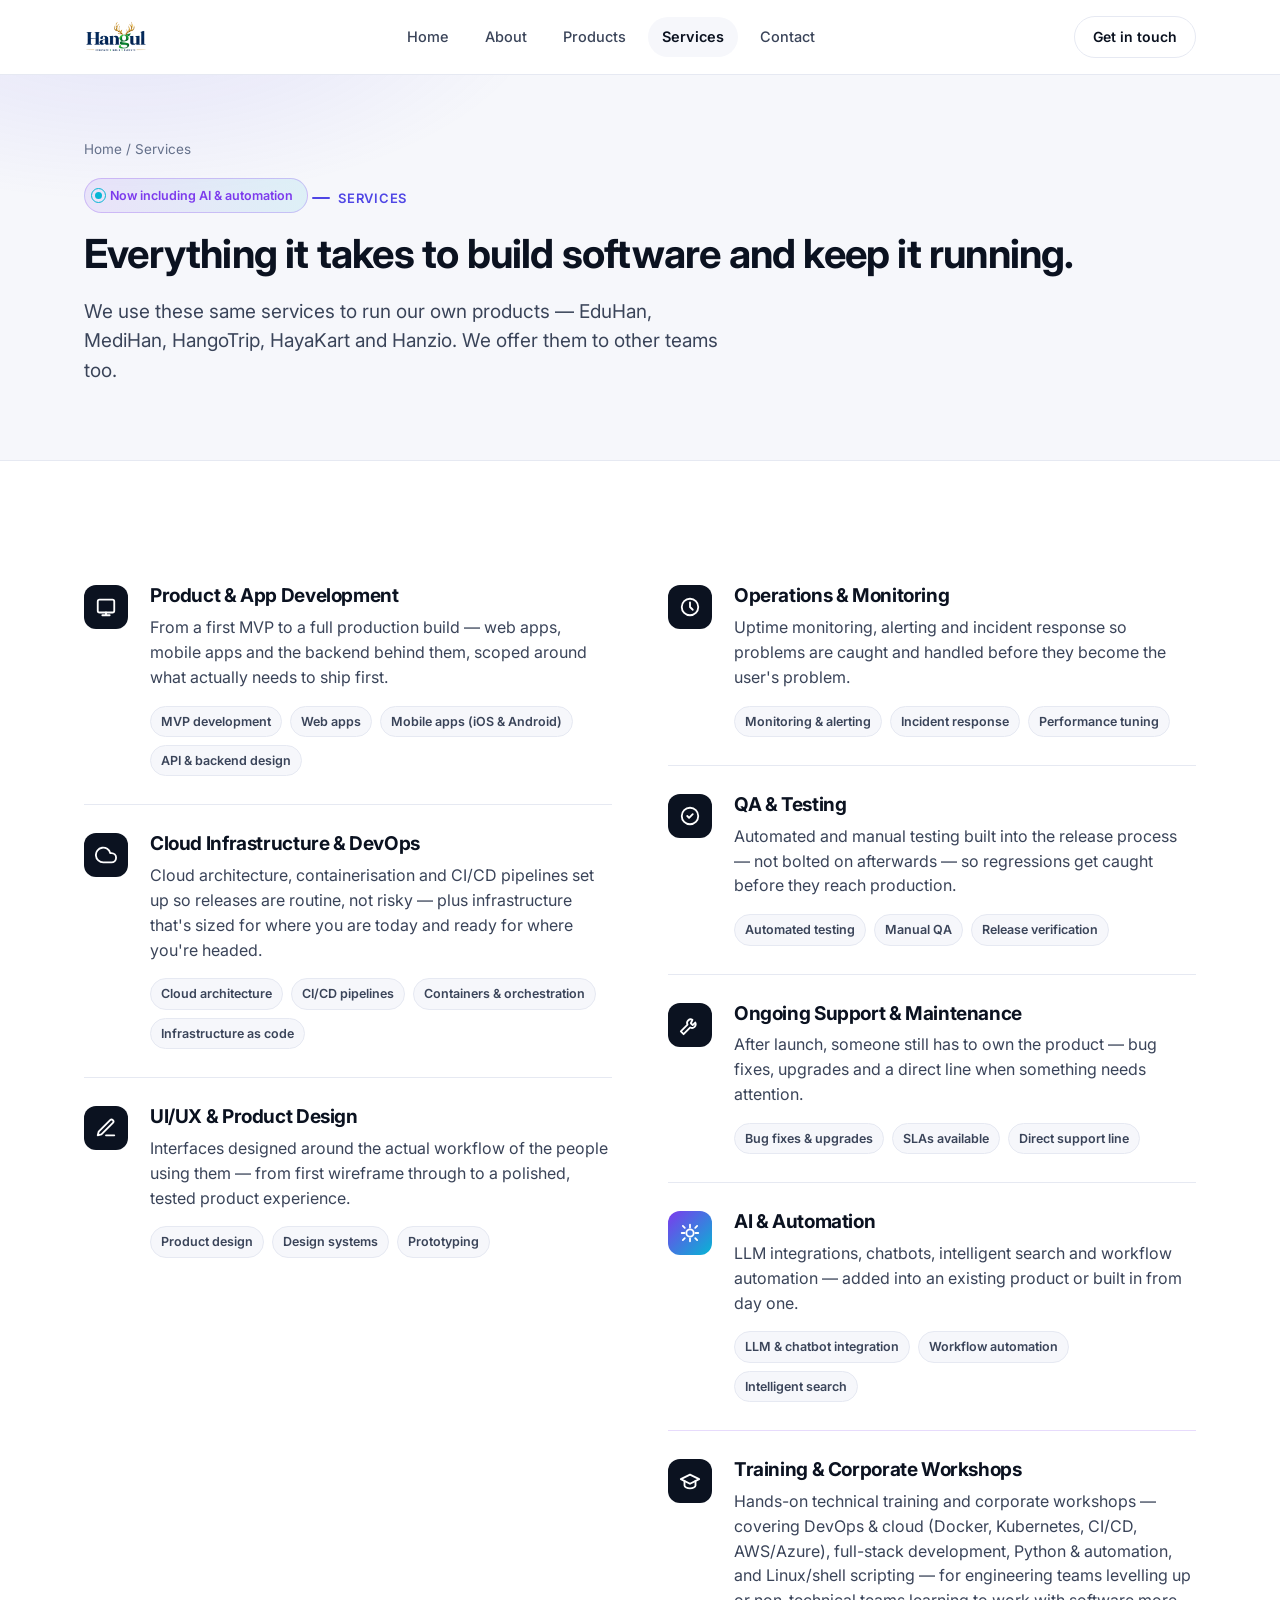
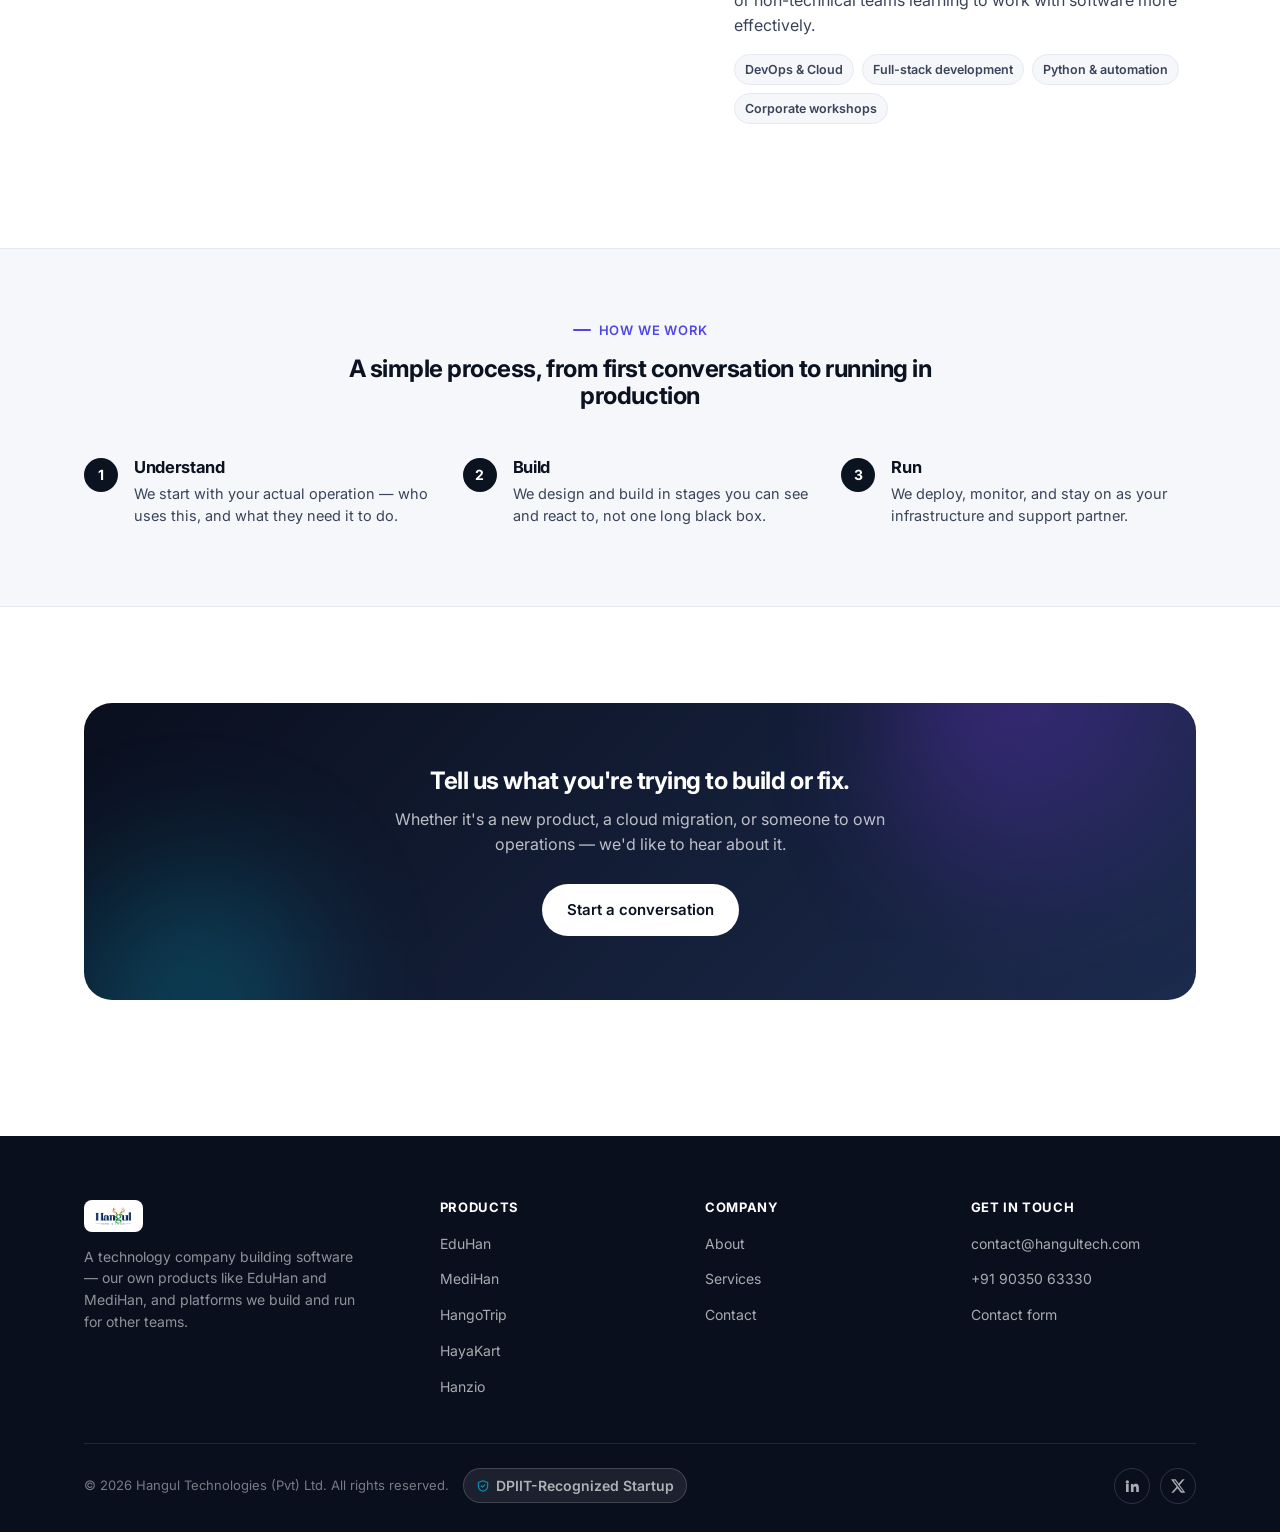
<file: services.html>
<!doctype html>
<html lang="en">
<head>
<meta charset="UTF-8" />
<meta name="viewport" content="width=device-width, initial-scale=1" />
<title>Services — Hangul</title>
<meta name="description" content="App development, cloud infrastructure & DevOps, AI & automation, operations, corporate training and ongoing support from Hangul — the same team that builds and runs our own products, including EduHan and MediHan." />
<link rel="canonical" href="https://hangultech.com/services" />
<meta property="og:type" content="website" />
<meta property="og:site_name" content="Hangul" />
<meta property="og:title" content="Services — Hangul" />
<meta property="og:description" content="App development, cloud infrastructure & DevOps, AI & automation, operations, corporate training and ongoing support from Hangul." />
<meta property="og:url" content="https://hangultech.com/services" />
<meta property="og:image" content="https://hangultech.com/assets/logos/hangul-logo.png" />
<meta name="twitter:card" content="summary_large_image" />
<meta name="twitter:title" content="Services — Hangul" />
<meta name="twitter:description" content="App development, cloud infrastructure & DevOps, AI & automation, operations, corporate training and ongoing support from Hangul." />
<meta name="twitter:image" content="https://hangultech.com/assets/logos/hangul-logo.png" />
<script type="application/ld+json">
{
  "@context": "https://schema.org",
  "@type": "Organization",
  "name": "Hangul Technologies",
  "alternateName": "Hangul",
  "url": "https://hangultech.com",
  "logo": "https://hangultech.com/assets/logos/hangul-logo.png",
  "slogan": "Innovate. Build. Elevate.",
  "email": "contact@hangultech.com",
  "telephone": "+91-9035063330"
}
</script>
<link rel="icon" type="image/svg+xml" href="/assets/favicon.svg" />
<link rel="preconnect" href="https://fonts.googleapis.com" />
<link rel="preconnect" href="https://fonts.gstatic.com" crossorigin />
<link href="https://fonts.googleapis.com/css2?family=Inter:wght@400;500;600;700;800&display=swap" rel="stylesheet" />
<link rel="stylesheet" href="/css/style.css" />
<style>
  .svc-row{display:grid;grid-template-columns:48px 1fr;gap:18px;padding:28px 0;border-bottom:1px solid var(--line);}
  .svc-row:last-child{border-bottom:none;}
  .svc-icon{width:44px;height:44px;border-radius:12px;background:var(--ink);color:#fff;display:flex;align-items:center;justify-content:center;flex:none;}
  .svc-icon.i-ai{background:linear-gradient(135deg,var(--ai-1),var(--ai-2));}
  .svc-icon svg{width:22px;height:22px;}
  .svc-row h3{font-size:19px;margin-bottom:8px;}
  .svc-tags{display:flex;gap:8px;flex-wrap:wrap;margin-top:14px;}
  .svc-tags span{font-size:12.5px;font-weight:600;padding:5px 10px;border-radius:999px;background:var(--bg-soft);border:1px solid var(--line);color:var(--ink-soft);}
  .process-step{display:flex;gap:16px;align-items:flex-start;}
  .process-num{width:34px;height:34px;border-radius:50%;background:var(--ink);color:#fff;display:flex;align-items:center;justify-content:center;font-weight:700;font-size:14px;flex:none;}
</style>
</head>
<body>

<header class="nav">
  <div class="nav-inner">
    <a href="/" class="brand"><img src="/assets/logos/hangul-logo.png" alt="Hangul" class="brand-logo" /></a>
    <nav class="nav-links" id="nav-links">
      <a href="/" data-path="/">Home</a>
      <a href="/about" data-path="/about">About</a>
      <a href="/products" data-path="/products">Products</a>
      <a href="/services" data-path="/services">Services</a>
      <a href="/contact" data-path="/contact">Contact</a>
    </nav>
    <div class="nav-cta">
      <a href="/contact" class="btn btn-ghost btn-sm">Get in touch</a>
      <button class="nav-toggle" aria-label="Toggle menu" aria-expanded="false"><span></span></button>
    </div>
  </div>
</header>

<section class="page-hero">
  <div class="container">
    <div class="breadcrumb"><a href="/">Home</a> / Services</div>
    <span class="ai-badge"><span class="pulse"></span>Now including AI &amp; automation</span>
    <div class="eyebrow">Services</div>
    <h1>Everything it takes to build software and keep it running.</h1>
    <p class="lead" style="max-width:640px;">We use these same services to run our own products — EduHan, MediHan, HangoTrip, HayaKart and Hanzio. We offer them to other teams too.</p>
  </div>
</section>

<section class="section">
  <div class="container">
    <div class="grid grid-2" style="gap:0 56px;">
      <div class="reveal-stagger">
        <div class="svc-row">
          <div class="svc-icon"><svg viewBox="0 0 24 24" fill="none" stroke="currentColor" stroke-width="2" stroke-linecap="round" stroke-linejoin="round"><rect x="3" y="4" width="18" height="14" rx="2"/><path d="M8 21h8M12 18v3"/></svg></div>
          <div>
            <h3>Product &amp; App Development</h3>
            <p>From a first MVP to a full production build — web apps, mobile apps and the backend behind them, scoped around what actually needs to ship first.</p>
            <div class="svc-tags"><span>MVP development</span><span>Web apps</span><span>Mobile apps (iOS &amp; Android)</span><span>API &amp; backend design</span></div>
          </div>
        </div>
        <div class="svc-row">
          <div class="svc-icon"><svg viewBox="0 0 24 24" fill="none" stroke="currentColor" stroke-width="2" stroke-linecap="round" stroke-linejoin="round"><path d="M18 10h-1.26A8 8 0 1 0 9 20h9a5 5 0 0 0 0-10Z"/></svg></div>
          <div>
            <h3>Cloud Infrastructure &amp; DevOps</h3>
            <p>Cloud architecture, containerisation and CI/CD pipelines set up so releases are routine, not risky — plus infrastructure that's sized for where you are today and ready for where you're headed.</p>
            <div class="svc-tags"><span>Cloud architecture</span><span>CI/CD pipelines</span><span>Containers &amp; orchestration</span><span>Infrastructure as code</span></div>
          </div>
        </div>
        <div class="svc-row">
          <div class="svc-icon"><svg viewBox="0 0 24 24" fill="none" stroke="currentColor" stroke-width="2" stroke-linecap="round" stroke-linejoin="round"><path d="M12 20h9"/><path d="M16.5 3.5a2.12 2.12 0 0 1 3 3L7 19l-4 1 1-4Z"/></svg></div>
          <div>
            <h3>UI/UX &amp; Product Design</h3>
            <p>Interfaces designed around the actual workflow of the people using them — from first wireframe through to a polished, tested product experience.</p>
            <div class="svc-tags"><span>Product design</span><span>Design systems</span><span>Prototyping</span></div>
          </div>
        </div>
      </div>
      <div class="reveal-stagger">
        <div class="svc-row">
          <div class="svc-icon"><svg viewBox="0 0 24 24" fill="none" stroke="currentColor" stroke-width="2" stroke-linecap="round" stroke-linejoin="round"><circle cx="12" cy="12" r="9"/><path d="M12 7v5l3 3"/></svg></div>
          <div>
            <h3>Operations &amp; Monitoring</h3>
            <p>Uptime monitoring, alerting and incident response so problems are caught and handled before they become the user's problem.</p>
            <div class="svc-tags"><span>Monitoring &amp; alerting</span><span>Incident response</span><span>Performance tuning</span></div>
          </div>
        </div>
        <div class="svc-row">
          <div class="svc-icon"><svg viewBox="0 0 24 24" fill="none" stroke="currentColor" stroke-width="2" stroke-linecap="round" stroke-linejoin="round"><circle cx="12" cy="12" r="9"/><path d="m9 12 2 2 4-4"/></svg></div>
          <div>
            <h3>QA &amp; Testing</h3>
            <p>Automated and manual testing built into the release process — not bolted on afterwards — so regressions get caught before they reach production.</p>
            <div class="svc-tags"><span>Automated testing</span><span>Manual QA</span><span>Release verification</span></div>
          </div>
        </div>
        <div class="svc-row">
          <div class="svc-icon"><svg viewBox="0 0 24 24" fill="none" stroke="currentColor" stroke-width="2" stroke-linecap="round" stroke-linejoin="round"><path d="M14.7 6.3a4 4 0 0 0-5.4 5.4L2 19l3 3 7.3-7.3a4 4 0 0 0 5.4-5.4l-2.8 2.8-2-2Z"/></svg></div>
          <div>
            <h3>Ongoing Support &amp; Maintenance</h3>
            <p>After launch, someone still has to own the product — bug fixes, upgrades and a direct line when something needs attention.</p>
            <div class="svc-tags"><span>Bug fixes &amp; upgrades</span><span>SLAs available</span><span>Direct support line</span></div>
          </div>
        </div>
        <div class="svc-row" style="border-color:rgba(124,58,237,.18);">
          <div class="svc-icon i-ai"><svg viewBox="0 0 24 24" fill="none" stroke="currentColor" stroke-width="2" stroke-linecap="round" stroke-linejoin="round"><path d="M12 3v3M12 18v3M4.2 4.2l2.1 2.1M17.7 17.7l2.1 2.1M3 12h3M18 12h3M4.2 19.8l2.1-2.1M17.7 6.3l2.1-2.1"/><circle cx="12" cy="12" r="4"/></svg></div>
          <div>
            <h3>AI &amp; Automation</h3>
            <p>LLM integrations, chatbots, intelligent search and workflow automation — added into an existing product or built in from day one.</p>
            <div class="svc-tags"><span>LLM &amp; chatbot integration</span><span>Workflow automation</span><span>Intelligent search</span></div>
          </div>
        </div>
        <div class="svc-row">
          <div class="svc-icon"><svg viewBox="0 0 24 24" fill="none" stroke="currentColor" stroke-width="2" stroke-linecap="round" stroke-linejoin="round"><path d="M22 10 12 5 2 10l10 5 10-5Z"/><path d="M6 12v5c0 1.5 2.7 3 6 3s6-1.5 6-3v-5"/></svg></div>
          <div>
            <h3>Training &amp; Corporate Workshops</h3>
            <p>Hands-on technical training and corporate workshops — covering DevOps &amp; cloud (Docker, Kubernetes, CI/CD, AWS/Azure), full-stack development, Python &amp; automation, and Linux/shell scripting — for engineering teams levelling up or non-technical teams learning to work with software more effectively.</p>
            <div class="svc-tags"><span>DevOps &amp; Cloud</span><span>Full-stack development</span><span>Python &amp; automation</span><span>Corporate workshops</span></div>
          </div>
        </div>
      </div>
    </div>
  </div>
</section>

<section class="section section-tight" style="background:var(--bg-soft);border-top:1px solid var(--line);border-bottom:1px solid var(--line);">
  <div class="container">
    <div class="section-head center reveal">
      <div class="eyebrow">How we work</div>
      <h2>A simple process, from first conversation to running in production</h2>
    </div>
    <div class="grid grid-3 reveal-stagger">
      <div class="process-step">
        <div class="process-num">1</div>
        <div><h3 style="font-size:16.5px;margin-bottom:6px;">Understand</h3><p style="font-size:14.5px;">We start with your actual operation — who uses this, and what they need it to do.</p></div>
      </div>
      <div class="process-step">
        <div class="process-num">2</div>
        <div><h3 style="font-size:16.5px;margin-bottom:6px;">Build</h3><p style="font-size:14.5px;">We design and build in stages you can see and react to, not one long black box.</p></div>
      </div>
      <div class="process-step">
        <div class="process-num">3</div>
        <div><h3 style="font-size:16.5px;margin-bottom:6px;">Run</h3><p style="font-size:14.5px;">We deploy, monitor, and stay on as your infrastructure and support partner.</p></div>
      </div>
    </div>
  </div>
</section>

<section class="section">
  <div class="container">
    <div class="cta-band reveal">
      <h2>Tell us what you're trying to build or fix.</h2>
      <p>Whether it's a new product, a cloud migration, or someone to own operations — we'd like to hear about it.</p>
      <div class="btn-row">
        <a href="/contact" class="btn btn-light">Start a conversation</a>
      </div>
    </div>
  </div>
</section>

<footer class="footer">
  <div class="container">
    <div class="footer-grid">
      <div>
        <div class="footer-brand"><img src="/assets/logos/hangul-logo.png" alt="Hangul" class="footer-brand-logo" /></div>
        <p>A technology company building software — our own products like EduHan and MediHan, and platforms we build and run for other teams.</p>
      </div>
      <div>
        <h4>Products</h4>
        <ul>
          <li><a href="/products#eduhan">EduHan</a></li>
          <li><a href="/products#medihan">MediHan</a></li>
          <li><a href="/products#hangotrip">HangoTrip</a></li>
          <li><a href="/products#hayakart">HayaKart</a></li>
          <li><a href="/products#hanzio">Hanzio</a></li>
        </ul>
      </div>
      <div>
        <h4>Company</h4>
        <ul>
          <li><a href="/about">About</a></li>
          <li><a href="/services">Services</a></li>
          <li><a href="/contact">Contact</a></li>
        </ul>
      </div>
      <div>
        <h4>Get in touch</h4>
        <ul>
          <li><a href="mailto:contact@hangultech.com">contact@hangultech.com</a></li>
          <li><a href="tel:+919035063330">+91 90350 63330</a></li>
          <li><a href="/contact">Contact form</a></li>
        </ul>
      </div>
    </div>
    <div class="footer-bottom">
      <div class="footer-bottom-left">
        <span>© <span data-year></span> Hangul Technologies (Pvt) Ltd. All rights reserved.</span>
        <a href="/about#recognition" class="startup-badge"><svg viewBox="0 0 24 24" fill="none" stroke="currentColor" stroke-width="2" stroke-linecap="round" stroke-linejoin="round"><path d="m9 12 2 2 4-4"/><path d="M12 3 4 6v6c0 5 3.5 8 8 9 4.5-1 8-4 8-9V6l-8-3Z"/></svg>DPIIT-Recognized Startup</a>
      </div>
      <div class="footer-socials">
        <a href="#" aria-label="LinkedIn"><svg viewBox="0 0 24 24" fill="currentColor"><path d="M4.98 3.5a2.5 2.5 0 1 1 0 5 2.5 2.5 0 0 1 0-5ZM3 9h4v12H3V9Zm7 0h3.8v1.7h.1c.5-.95 1.8-1.95 3.7-1.95 4 0 4.7 2.6 4.7 6V21h-4v-5.3c0-1.3 0-3-1.8-3s-2.1 1.4-2.1 2.9V21h-4V9Z"/></svg></a>
        <a href="#" aria-label="Twitter / X"><svg viewBox="0 0 24 24" fill="currentColor"><path d="M18.9 2H22l-7.4 8.5L23 22h-6.6l-5.2-6.8L5.2 22H2l7.9-9L1.5 2H8.3l4.7 6.2L18.9 2Zm-1.2 18h1.8L7.4 3.9H5.5L17.7 20Z"/></svg></a>
      </div>
    </div>
  </div>
</footer>

<script src="/js/main.js"></script>
</body>
</html>
</file>
<file: css/style.css>
/* ===================== Hangul Technologies — styles ===================== */

:root{
  --navy-950:#0a0f1e;
  --navy-900:#0f1729;
  --navy-800:#141f38;
  --navy-700:#1c2b4d;
  --navy-600:#293e68;
  --ink:#0b1220;
  --ink-soft:#3a4459;
  --muted:#64708a;
  --line:#e6e9f2;
  --bg:#ffffff;
  --bg-soft:#f6f7fb;
  --indigo:#4f46e5;
  --indigo-dark:#3f37c9;
  --white:#ffffff;

  --edu:#2563eb;
  --medi:#059669;
  --hango:#ea580c;
  --haya:#9333ea;
  --hanzio:#0891b2;
  --ai-1:#7c3aed;
  --ai-2:#06b6d4;
  --gold:#b8860b;
  --brand-navy:#122b57;
  --brand-green:#1f8a4c;

  --radius-lg:20px;
  --radius-md:14px;
  --radius-sm:10px;
  --shadow-sm:0 1px 2px rgba(15,23,41,.06), 0 1px 1px rgba(15,23,41,.04);
  --shadow-md:0 8px 24px -8px rgba(15,23,41,.16);
  --shadow-lg:0 24px 48px -16px rgba(15,23,41,.24);
  --maxw:1160px;
}

*,*::before,*::after{box-sizing:border-box;}
html{scroll-behavior:smooth;}
body{
  margin:0;
  font-family:"Inter",-apple-system,BlinkMacSystemFont,"Segoe UI",Roboto,Helvetica,Arial,sans-serif;
  color:var(--ink);
  background:var(--bg);
  -webkit-font-smoothing:antialiased;
  line-height:1.55;
}
img{max-width:100%;display:block;}
a{color:inherit;text-decoration:none;}
ul{list-style:none;margin:0;padding:0;}
h1,h2,h3,h4{line-height:1.15;margin:0 0 .5em;font-weight:700;letter-spacing:-0.02em;}
p{margin:0 0 1em;color:var(--ink-soft);}
button{font-family:inherit;}

.container{max-width:var(--maxw);margin:0 auto;padding:0 24px;}
.section{padding:96px 0;}
.section-tight{padding:64px 0;}
.section-head{max-width:640px;margin:0 0 48px;}
.section-head.center{margin-left:auto;margin-right:auto;text-align:center;}
.eyebrow{
  display:inline-flex;align-items:center;gap:8px;
  font-size:13px;font-weight:600;letter-spacing:.06em;text-transform:uppercase;
  color:var(--indigo);margin-bottom:14px;
}
.eyebrow::before{content:"";width:18px;height:2px;background:var(--indigo);border-radius:2px;}
.lead{font-size:19px;color:var(--ink-soft);}

/* tagline treatment matching the logo's own "Innovate · Build · Elevate" lockup */
.tagline-mark{
  display:inline-flex;align-items:center;gap:10px;margin-bottom:16px;
  font-size:13px;font-weight:700;letter-spacing:.16em;text-transform:uppercase;
  color:var(--brand-navy);
}
.tagline-mark::before,.tagline-mark::after{content:"";width:22px;height:1px;background:var(--gold);}
.tagline-mark .dot{width:4px;height:4px;border-radius:50%;background:var(--gold);flex:none;}

/* ---------- buttons ---------- */
.btn{
  display:inline-flex;align-items:center;justify-content:center;gap:8px;
  padding:13px 24px;border-radius:999px;font-weight:600;font-size:15px;
  border:1px solid transparent;cursor:pointer;transition:transform .15s ease, box-shadow .15s ease, background .15s ease, color .15s ease, border-color .15s ease;
  white-space:nowrap;
}
.btn-primary{background:var(--ink);color:#fff;}
.btn-primary:hover{background:var(--indigo);transform:translateY(-1px);box-shadow:var(--shadow-md);}
.btn-ghost{background:transparent;color:var(--ink);border-color:var(--line);}
.btn-ghost:hover{border-color:var(--ink);transform:translateY(-1px);}
.btn-light{background:#fff;color:var(--ink);}
.btn-light:hover{transform:translateY(-1px);box-shadow:var(--shadow-md);}
.btn-block{width:100%;}
.btn-sm{padding:9px 18px;font-size:14px;}

/* ---------- nav ---------- */
.nav{
  position:sticky;top:0;z-index:100;
  background:rgba(255,255,255,.82);
  backdrop-filter:saturate(180%) blur(14px);
  -webkit-backdrop-filter:saturate(180%) blur(14px);
  border-bottom:1px solid var(--line);
}
.nav-inner{display:flex;align-items:center;justify-content:space-between;padding:16px 24px;max-width:var(--maxw);margin:0 auto;transition:padding .25s ease;}
.brand{display:flex;align-items:center;gap:10px;font-weight:700;font-size:18px;color:var(--ink);}
.brand-logo{height:36px;width:auto;display:block;transition:height .25s ease;}
.nav.scrolled{box-shadow:var(--shadow-sm);}
.nav.scrolled .nav-inner{padding:10px 24px;}
.nav.scrolled .brand-logo{height:28px;}
.nav-links{display:flex;align-items:center;gap:8px;}
.nav-links a{
  padding:9px 14px;border-radius:999px;font-size:14.5px;font-weight:500;color:var(--ink-soft);
  transition:background .15s ease,color .15s ease;
}
.nav-links a:hover{background:var(--bg-soft);color:var(--ink);}
.nav-links a[aria-current="page"]{color:var(--ink);background:var(--bg-soft);font-weight:600;}
.nav-cta{display:flex;align-items:center;gap:10px;}
.nav-toggle{
  display:none;background:none;border:1px solid var(--line);border-radius:10px;
  width:40px;height:40px;align-items:center;justify-content:center;cursor:pointer;
}
.nav-toggle span{display:block;width:18px;height:2px;background:var(--ink);position:relative;}
.nav-toggle span::before,.nav-toggle span::after{content:"";position:absolute;left:0;width:18px;height:2px;background:var(--ink);transition:transform .2s ease;}
.nav-toggle span::before{top:-6px;}
.nav-toggle span::after{top:6px;}

@media (max-width:860px){
  .nav-links{
    position:fixed;inset:64px 16px auto 16px;background:#fff;border:1px solid var(--line);
    border-radius:16px;box-shadow:var(--shadow-lg);flex-direction:column;align-items:stretch;
    padding:10px;gap:2px;transform:translateY(-8px);opacity:0;pointer-events:none;transition:all .18s ease;
  }
  .nav-links.open{transform:translateY(0);opacity:1;pointer-events:auto;}
  .nav-links a{padding:12px 14px;}
  .nav-cta .btn-ghost{display:none;}
  .nav-toggle{display:flex;}
}

/* ---------- hero ---------- */
.hero{
  position:relative;overflow:hidden;
  background:
    radial-gradient(900px 420px at 15% -10%, rgba(79,70,229,.14), transparent 60%),
    radial-gradient(700px 380px at 100% 0%, rgba(8,145,178,.12), transparent 60%),
    var(--bg);
  padding:96px 0 88px;
}
.hero::before,.hero::after{
  content:"";position:absolute;border-radius:50%;filter:blur(70px);opacity:.35;z-index:0;pointer-events:none;
}
.hero::before{
  width:480px;height:480px;top:-220px;right:-120px;
  background:radial-gradient(circle at 30% 30%, var(--ai-1), transparent 70%);
  animation:blobFloat 16s ease-in-out infinite;
}
.hero::after{
  width:380px;height:380px;bottom:-180px;left:-100px;
  background:radial-gradient(circle at 60% 60%, var(--ai-2), transparent 70%);
  animation:blobFloat 20s ease-in-out infinite reverse;
}
.hero-grid{position:relative;z-index:1;}
.hero-bg-grid{
  position:absolute;inset:0;z-index:0;pointer-events:none;opacity:.5;
  background-image:radial-gradient(circle, rgba(15,23,41,.08) 1px, transparent 1px);
  background-size:26px 26px;
  -webkit-mask-image:radial-gradient(700px 420px at 20% 10%, #000 0%, transparent 75%);
  mask-image:radial-gradient(700px 420px at 20% 10%, #000 0%, transparent 75%);
}
@keyframes blobFloat{
  0%,100%{transform:translate(0,0) scale(1);}
  50%{transform:translate(-30px,26px) scale(1.28);}
}
@media (prefers-reduced-motion: reduce){
  .hero::before,.hero::after{animation:none;}
}

#hero-3d{
  position:absolute;inset:0;z-index:0;pointer-events:none;
  width:100%;height:100%;display:block;
  mask-image:linear-gradient(180deg,#000 78%,transparent 100%);
  -webkit-mask-image:linear-gradient(180deg,#000 78%,transparent 100%);
}
@media (max-width:860px){ #hero-3d{opacity:.7;} }

.ai-badge{
  display:inline-flex;align-items:center;gap:8px;padding:7px 14px 7px 10px;border-radius:999px;
  background:linear-gradient(90deg, rgba(124,58,237,.1), rgba(6,182,212,.1));
  border:1px solid rgba(124,58,237,.25);
  font-size:12.5px;font-weight:600;color:var(--ai-1);margin-bottom:18px;
}
.ai-badge .pulse{
  width:7px;height:7px;border-radius:50%;background:var(--ai-2);position:relative;flex:none;
}
.ai-badge .pulse::after{
  content:"";position:absolute;inset:-4px;border-radius:50%;border:1.5px solid var(--ai-2);
  animation:pulseRing 2.2s ease-out infinite;
}
@keyframes pulseRing{
  0%{transform:scale(.6);opacity:.9;}
  100%{transform:scale(1.9);opacity:0;}
}
.hero-grid{display:block;max-width:760px;margin:0 auto;text-align:center;}
.hero .hero-actions{justify-content:center;}
.hero h1{font-size:58px;letter-spacing:-0.03em;line-height:1.05;}
.hero h1 .accent{
  display:inline-block;
  background:linear-gradient(90deg,var(--indigo),var(--ai-1),var(--hanzio),var(--indigo));
  background-size:300% 100%;
  -webkit-background-clip:text;background-clip:text;color:transparent;
  animation:shimmer 8s ease-in-out infinite;
  transition:opacity .32s ease, transform .32s ease;
}
.hero h1 .accent.phrase-out{opacity:0;transform:translateY(10px);}
.hero h1 .accent.phrase-in{animation:shimmer 8s ease-in-out infinite, phraseIn .42s ease;}
@keyframes phraseIn{from{opacity:0;transform:translateY(-10px);}to{opacity:1;transform:translateY(0);}}
@media (prefers-reduced-motion: reduce){ .hero h1 .accent.phrase-out,.hero h1 .accent.phrase-in{opacity:1;transform:none;animation:none;} }
@keyframes shimmer{
  0%{background-position:0% 50%;}
  50%{background-position:100% 50%;}
  100%{background-position:0% 50%;}
}
@media (prefers-reduced-motion: reduce){ .hero h1 .accent{animation:none;} }
.hero-actions{display:flex;gap:12px;margin-top:32px;flex-wrap:wrap;}
.hero-note{margin-top:18px;font-size:13.5px;color:var(--muted);}

/* ---------- chips ---------- */
.chip{display:inline-flex;align-items:center;gap:8px;padding:8px 14px;border-radius:999px;background:#fff;border:1px solid var(--line);font-size:13.5px;font-weight:600;color:var(--ink-soft);}
.chip .dot{width:8px;height:8px;border-radius:50%;}

/* logo lockups: real product image, or a styled wordmark when no image exists */
.logo-mark{display:inline-flex;align-items:center;gap:8px;font-weight:800;font-size:17px;letter-spacing:-0.01em;line-height:1;white-space:nowrap;}
.logo-mark .lm-icon{width:22px;height:22px;border-radius:6px;display:inline-flex;align-items:center;justify-content:center;flex:none;color:#fff;}
.logo-mark .lm-icon svg{width:13px;height:13px;}
.logo-mark img{height:28px;width:auto;display:block;object-fit:contain;}

/* ---------- product showcase (interactive tabs) ---------- */
.showcase{padding:56px 0 8px;}
.showcase-tabs{
  display:flex;justify-content:center;align-items:center;gap:8px;flex-wrap:wrap;
  padding:10px;border-radius:999px;background:var(--bg-soft);border:1px solid var(--line);
  max-width:fit-content;margin:0 auto 32px;
}
.showcase-tab{
  display:flex;align-items:center;gap:8px;padding:10px 18px;border-radius:999px;
  border:1px solid transparent;background:transparent;cursor:pointer;
  transition:background .18s ease,box-shadow .18s ease,border-color .18s ease;
}
.showcase-tab:hover{background:rgba(255,255,255,.7);}
.showcase-tab.active{background:#fff;border-color:var(--line);box-shadow:var(--shadow-sm);}
.showcase-tab img{height:20px;}
.showcase-tab .logo-mark{font-size:14.5px;}
.showcase-tab .lm-icon{width:18px;height:18px;}
.showcase-tab .lm-icon svg{width:10px;height:10px;}

.showcase-panel{
  position:relative;border:1px solid var(--line);border-radius:var(--radius-lg);
  background:linear-gradient(180deg,#fff,var(--bg-soft));padding:44px;overflow:hidden;
  min-height:300px;
}
.showcase-panel::before{
  content:"";position:absolute;inset:0;opacity:.06;pointer-events:none;
  background:var(--panel-accent,var(--indigo));
  -webkit-mask-image:radial-gradient(420px 260px at 100% 0%,#000,transparent 70%);
  mask-image:radial-gradient(420px 260px at 100% 0%,#000,transparent 70%);
}
.showcase-content{display:none;grid-template-columns:1fr auto;gap:32px;align-items:center;position:relative;}
.showcase-content.active{display:grid;animation:panelIn .35s ease;}
@keyframes panelIn{from{opacity:0;transform:translateY(10px);}to{opacity:1;transform:translateY(0);}}
@media (prefers-reduced-motion: reduce){ .showcase-content.active{animation:none;} }
.showcase-content .p-tag{margin-bottom:12px;}
.showcase-content h3{font-size:26px;margin-bottom:10px;}
.showcase-content p{font-size:15px;max-width:480px;}
.showcase-feats{display:flex;flex-wrap:wrap;gap:10px;margin:18px 0 24px;}
.showcase-feats span{font-size:13px;font-weight:600;padding:7px 13px;border-radius:999px;background:#fff;border:1px solid var(--line);color:var(--ink-soft);}
.showcase-actions{display:flex;gap:12px;flex-wrap:wrap;}
.showcase-visual{
  width:150px;height:150px;border-radius:28px;flex:none;
  display:flex;align-items:center;justify-content:center;
  background:var(--panel-accent,var(--indigo));box-shadow:var(--shadow-lg);
}
.showcase-visual img{width:104px;height:104px;object-fit:contain;filter:drop-shadow(0 6px 12px rgba(0,0,0,.18));}
.showcase-visual svg{width:64px;height:64px;color:#fff;}
@media (max-width:700px){
  .showcase-panel{padding:28px;}
  .showcase-content{grid-template-columns:1fr;text-align:center;}
  .showcase-content p{max-width:none;}
  .showcase-feats,.showcase-actions{justify-content:center;}
  .showcase-visual{margin:0 auto;}
}

/* ---------- product cards ---------- */
.grid{display:grid;gap:24px;perspective:1200px;}
.grid-2{grid-template-columns:repeat(2,1fr);}
.grid-3{grid-template-columns:repeat(3,1fr);}
.grid-4{grid-template-columns:repeat(4,1fr);}

.p-card{
  border:1px solid var(--line);border-radius:var(--radius-lg);padding:28px;
  background:#fff;transition:transform .18s ease,box-shadow .18s ease,border-color .18s ease;
  display:flex;flex-direction:column;height:100%;
}
.p-card:hover{box-shadow:var(--shadow-md);border-color:transparent;}
.p-card{will-change:transform;}
.p-icon{width:52px;height:52px;border-radius:14px;display:flex;align-items:center;justify-content:center;margin-bottom:18px;color:#fff;flex:none;}
.p-icon svg{width:26px;height:26px;}
.p-card h3{font-size:19px;margin-bottom:6px;}
.p-tag{font-size:12px;font-weight:700;letter-spacing:.04em;text-transform:uppercase;margin-bottom:10px;}
.p-card p{font-size:14.5px;margin-bottom:20px;flex:1;}
.p-card .btn{align-self:flex-start;}

/* per-product accents */
.p-eduhan .p-icon{background:var(--edu);} .p-eduhan .p-tag{color:var(--edu);}
.p-medihan .p-icon{background:var(--medi);} .p-medihan .p-tag{color:var(--medi);}
.p-hangotrip .p-icon{background:var(--hango);} .p-hangotrip .p-tag{color:var(--hango);}
.p-hayakart .p-icon{background:var(--haya);} .p-hayakart .p-tag{color:var(--haya);}
.p-hanzio .p-icon{background:var(--hanzio);} .p-hanzio .p-tag{color:var(--hanzio);}

/* AI accent (icons / badges) */
.i-ai{background:linear-gradient(135deg,var(--ai-1),var(--ai-2));}
.t-ai{background:linear-gradient(90deg,var(--ai-1),var(--ai-2));-webkit-background-clip:text;background-clip:text;color:transparent;}

/* ---------- scroll reveal ---------- */
.reveal{opacity:0;transform:translateY(18px);transition:opacity .6s ease, transform .6s ease;}
.reveal.in-view{opacity:1;transform:translateY(0);}
.reveal-stagger > *{opacity:0;transform:translateY(18px);transition:opacity .5s ease, transform .5s ease;}
.reveal-stagger.in-view > *{opacity:1;transform:translateY(0);}
.reveal-stagger.in-view > *:nth-child(1){transition-delay:.02s;}
.reveal-stagger.in-view > *:nth-child(2){transition-delay:.08s;}
.reveal-stagger.in-view > *:nth-child(3){transition-delay:.14s;}
.reveal-stagger.in-view > *:nth-child(4){transition-delay:.2s;}
.reveal-stagger.in-view > *:nth-child(5){transition-delay:.26s;}
.reveal-stagger.in-view > *:nth-child(6){transition-delay:.32s;}
@media (prefers-reduced-motion: reduce){
  .reveal,.reveal-stagger > *{opacity:1;transform:none;transition:none;}
}

/* ---------- feature / service cards ---------- */
.f-card{padding:26px;border-radius:var(--radius-md);background:var(--bg-soft);border:1px solid var(--line);height:100%;transition:transform .18s ease,box-shadow .18s ease,border-color .18s ease;}
.f-card:hover{transform:translateY(-3px);box-shadow:var(--shadow-md);border-color:transparent;background:#fff;}
.f-card.f-ai{background:linear-gradient(180deg, rgba(124,58,237,.06), rgba(6,182,212,.04));border-color:rgba(124,58,237,.18);}
.f-icon{width:44px;height:44px;border-radius:12px;background:var(--ink);color:#fff;display:flex;align-items:center;justify-content:center;margin-bottom:16px;}
.f-icon svg{width:22px;height:22px;}
.f-card h3{font-size:17px;margin-bottom:8px;}
.f-card p{font-size:14.5px;margin-bottom:0;}

/* ---------- values / about ---------- */
.v-card{padding:24px;border-radius:var(--radius-md);border:1px solid var(--line);}
.v-num{font-size:13px;font-weight:700;color:var(--indigo);margin-bottom:10px;}

.split{display:grid;grid-template-columns:1fr 1fr;gap:56px;align-items:center;}
.about-panel{
  border-radius:var(--radius-lg);background:var(--navy-950);color:#fff;padding:36px;
}
.about-panel ul{display:flex;flex-direction:column;gap:16px;}
.about-panel li{display:flex;gap:12px;align-items:flex-start;font-size:14.5px;color:rgba(255,255,255,.85);}
.about-panel li svg{flex:none;width:20px;height:20px;color:var(--hanzio);margin-top:2px;}

/* ---------- CTA band ---------- */
.cta-band{
  position:relative;overflow:hidden;
  border-radius:28px;padding:64px;background:linear-gradient(135deg,var(--navy-950),var(--navy-700));
  color:#fff;text-align:center;
}
.cta-band::before,.cta-band::after{
  content:"";position:absolute;border-radius:50%;filter:blur(60px);pointer-events:none;z-index:0;
}
.cta-band::before{
  width:420px;height:420px;top:-160px;right:-100px;opacity:.4;
  background:radial-gradient(circle at 30% 30%, var(--ai-1), transparent 70%);
  animation:ctaGlow 14s ease-in-out infinite;
}
.cta-band::after{
  width:340px;height:340px;bottom:-140px;left:-90px;opacity:.35;
  background:radial-gradient(circle at 60% 60%, var(--ai-2), transparent 70%);
  animation:ctaGlow 18s ease-in-out infinite reverse;
}
@keyframes ctaGlow{
  0%,100%{transform:translate(0,0) scale(1);}
  50%{transform:translate(-24px,20px) scale(1.22);}
}
@media (prefers-reduced-motion: reduce){ .cta-band::before,.cta-band::after{animation:none;} }
.cta-band > *{position:relative;z-index:1;}
.cta-band h2{color:#fff;}
.cta-band p{color:rgba(255,255,255,.72);max-width:520px;margin:0 auto 28px;}
.cta-band .btn-row{display:flex;gap:12px;justify-content:center;flex-wrap:wrap;}

/* ---------- footer ---------- */
.footer{background:var(--navy-950);color:rgba(255,255,255,.65);padding:64px 0 28px;margin-top:40px;}
.footer-grid{display:grid;grid-template-columns:1.4fr repeat(3,1fr);gap:40px;padding-bottom:44px;border-bottom:1px solid rgba(255,255,255,.1);}
.footer-brand{color:#fff;font-weight:700;font-size:17px;display:flex;align-items:center;gap:10px;margin-bottom:14px;}
.footer-brand-logo{height:32px;width:auto;display:block;background:#fff;padding:5px 10px;border-radius:8px;}
.footer p{color:rgba(255,255,255,.55);font-size:14px;max-width:280px;}
.footer h4{color:#fff;font-size:13px;text-transform:uppercase;letter-spacing:.05em;margin-bottom:16px;}
.footer ul{display:flex;flex-direction:column;gap:11px;}
.footer a{color:rgba(255,255,255,.65);font-size:14px;transition:color .15s ease;}
.footer a:hover{color:#fff;}
.footer-bottom{display:flex;justify-content:space-between;align-items:center;padding-top:24px;font-size:13px;color:rgba(255,255,255,.45);flex-wrap:wrap;gap:12px;}
.footer-bottom-left{display:flex;align-items:center;gap:14px;flex-wrap:wrap;}
.startup-badge{
  display:inline-flex;align-items:center;gap:6px;padding:6px 12px;border-radius:999px;
  background:rgba(255,255,255,.08);border:1px solid rgba(255,255,255,.16);
  color:rgba(255,255,255,.75);font-size:12px;font-weight:600;white-space:nowrap;
  transition:background .15s ease,color .15s ease,border-color .15s ease;
}
.startup-badge:hover{background:rgba(255,255,255,.15);color:#fff;border-color:rgba(255,255,255,.3);}
.startup-badge svg{width:14px;height:14px;flex:none;color:var(--hanzio);}
.footer-socials{display:flex;gap:10px;}
.footer-socials a{width:36px;height:36px;border-radius:50%;border:1px solid rgba(255,255,255,.15);display:flex;align-items:center;justify-content:center;}
.footer-socials a:hover{background:rgba(255,255,255,.08);}
.footer-socials svg{width:16px;height:16px;}

/* ---------- page header (inner pages) ---------- */
.page-hero{
  padding:64px 0 56px;
  background:radial-gradient(700px 340px at 10% -20%, rgba(79,70,229,.12), transparent 60%), var(--bg-soft);
  border-bottom:1px solid var(--line);
}
.page-hero .eyebrow{margin-bottom:12px;}
.page-hero h1{font-size:40px;}
.breadcrumb{font-size:13.5px;color:var(--muted);margin-bottom:18px;}
.breadcrumb a{color:var(--muted);}
.breadcrumb a:hover{color:var(--ink);}

/* ---------- contact ---------- */
.contact-wrap{display:grid;grid-template-columns:.95fr 1.05fr;gap:48px;align-items:start;}
.contact-card{border:1px solid var(--line);border-radius:var(--radius-lg);padding:16px;background:var(--bg-soft);}
.contact-row{display:flex;gap:14px;padding:16px;border-radius:12px;}
.contact-row + .contact-row{border-top:1px solid var(--line);}
.contact-row .ic{width:40px;height:40px;border-radius:10px;background:#fff;border:1px solid var(--line);display:flex;align-items:center;justify-content:center;flex:none;}
.contact-row .ic svg{width:18px;height:18px;color:var(--indigo);}
.contact-row strong{display:block;font-size:14.5px;}
.contact-row span{font-size:13.5px;color:var(--muted);}

.form-card{border:1px solid var(--line);border-radius:var(--radius-lg);padding:32px;box-shadow:var(--shadow-sm);}
.field{margin-bottom:18px;}
.field label{display:block;font-size:13.5px;font-weight:600;margin-bottom:7px;}
.field input,.field select,.field textarea{
  width:100%;padding:12px 14px;border-radius:10px;border:1px solid var(--line);
  font-family:inherit;font-size:14.5px;color:var(--ink);background:#fff;transition:border-color .15s ease,box-shadow .15s ease;
}
.field input:focus,.field select:focus,.field textarea:focus{outline:none;border-color:var(--indigo);box-shadow:0 0 0 3px rgba(79,70,229,.14);}
.field textarea{resize:vertical;min-height:130px;}
.field-row{display:grid;grid-template-columns:1fr 1fr;gap:16px;}
.form-note{font-size:12.5px;color:var(--muted);margin-top:14px;}
.form-status{font-size:14px;margin-top:14px;display:none;padding:12px 14px;border-radius:10px;}
.form-status.show{display:block;}
.form-status.ok{background:#ecfdf5;color:#047857;}
.form-status.err{background:#fef2f2;color:#b91c1c;}

/* ---------- 404 ---------- */
.notfound{padding:140px 0;text-align:center;}
.notfound .code{font-size:88px;font-weight:800;color:var(--line);letter-spacing:-0.04em;}

/* ---------- responsive ---------- */
@media (max-width:980px){
  .grid-3{grid-template-columns:repeat(2,1fr);}
  .grid-4{grid-template-columns:repeat(2,1fr);}
  .split{grid-template-columns:1fr;}
  .footer-grid{grid-template-columns:1fr 1fr;gap:32px;}
  .contact-wrap{grid-template-columns:1fr;}
}
@media (max-width:640px){
  .section{padding:64px 0;}
  .hero{padding:56px 0 48px;}
  .hero h1{font-size:36px;}
  .grid-2,.grid-3,.grid-4{grid-template-columns:1fr;}
  .cta-band{padding:40px 24px;}
  .footer-grid{grid-template-columns:1fr;}
  .field-row{grid-template-columns:1fr;}
  .page-hero h1{font-size:30px;}
}
</file>
